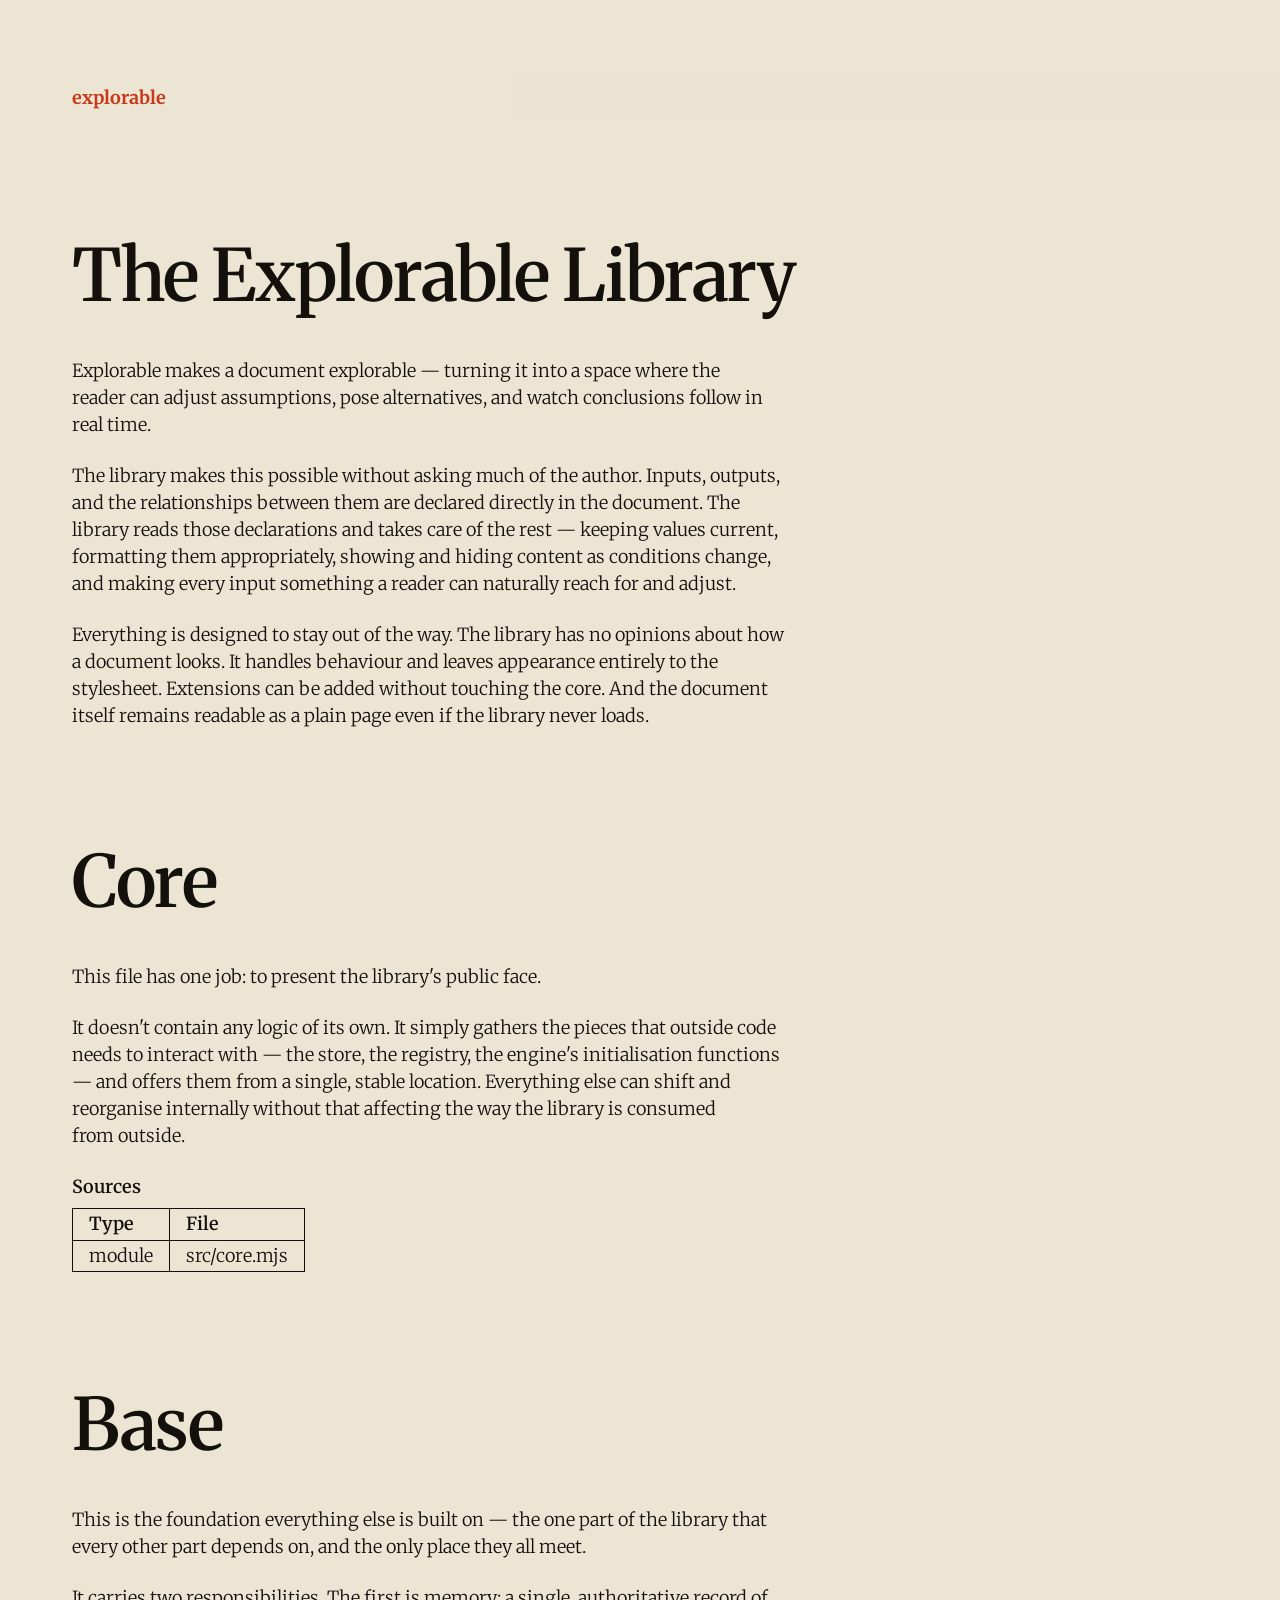
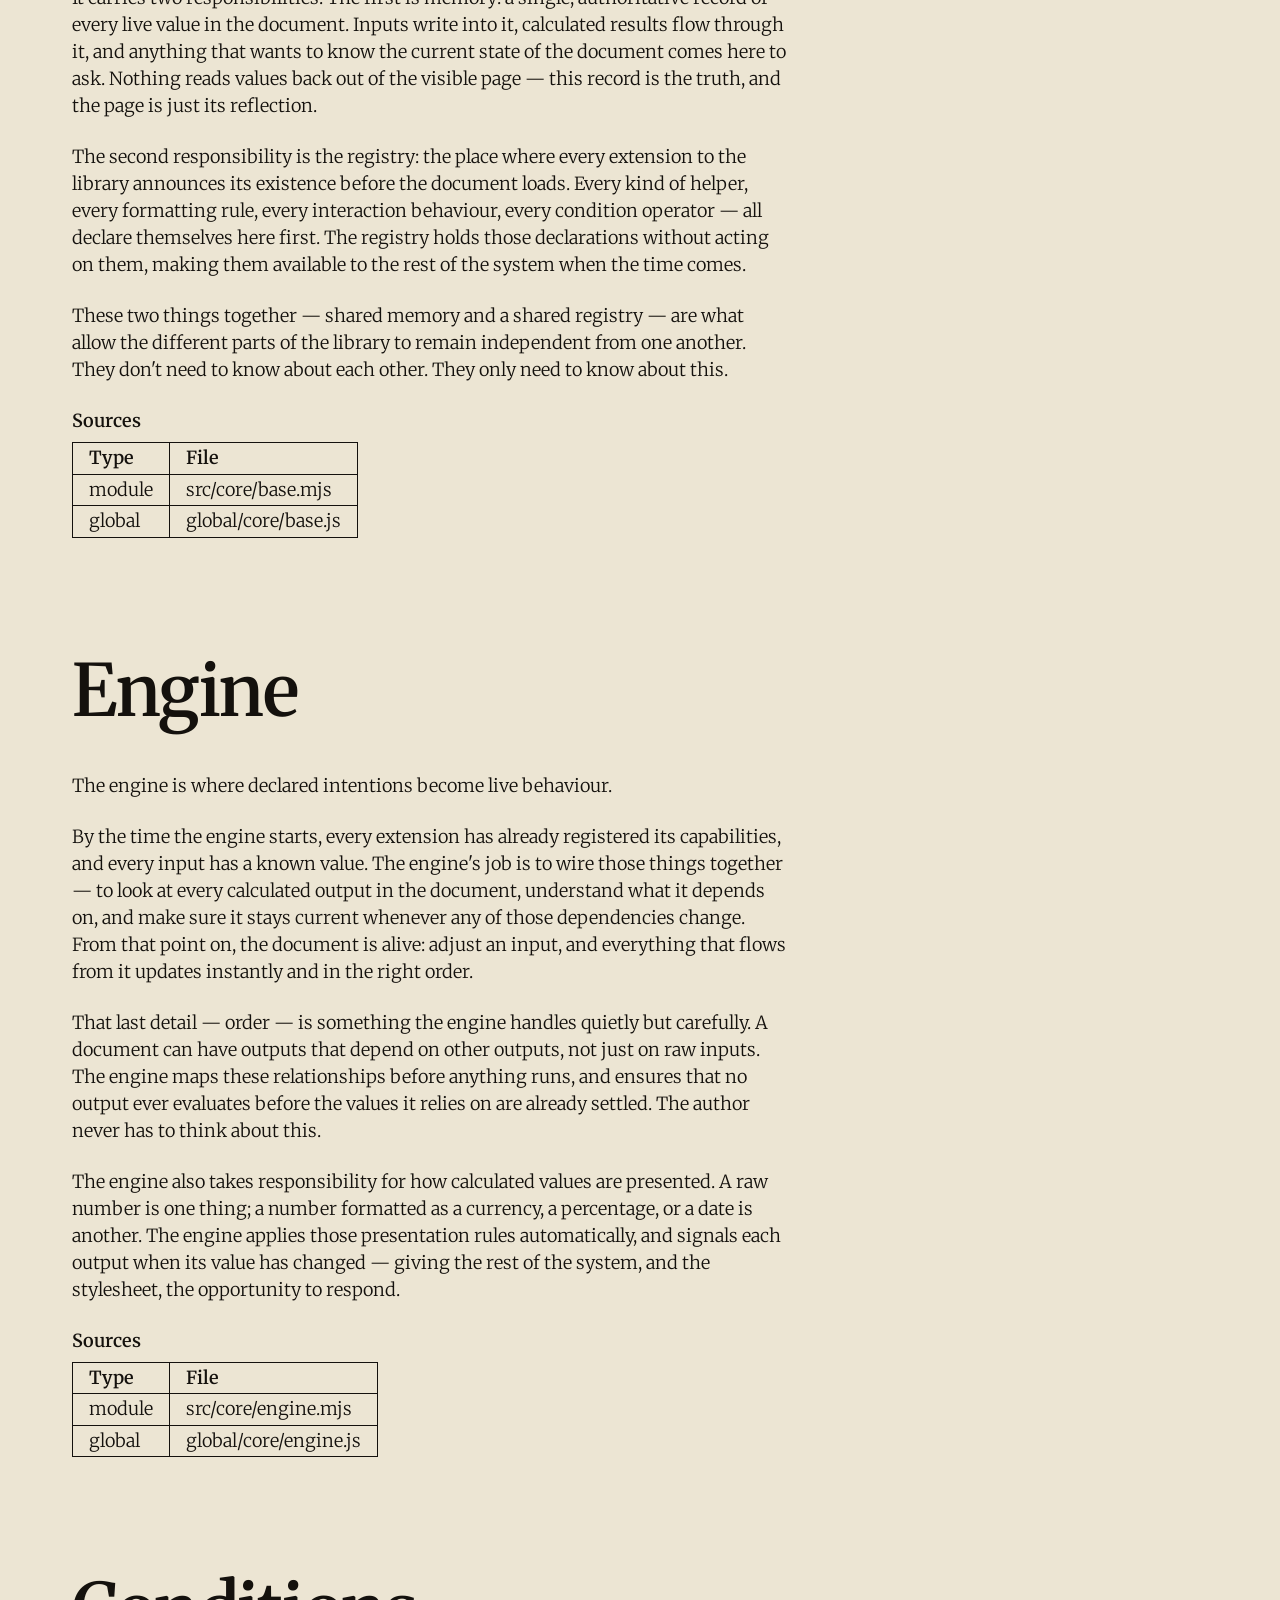
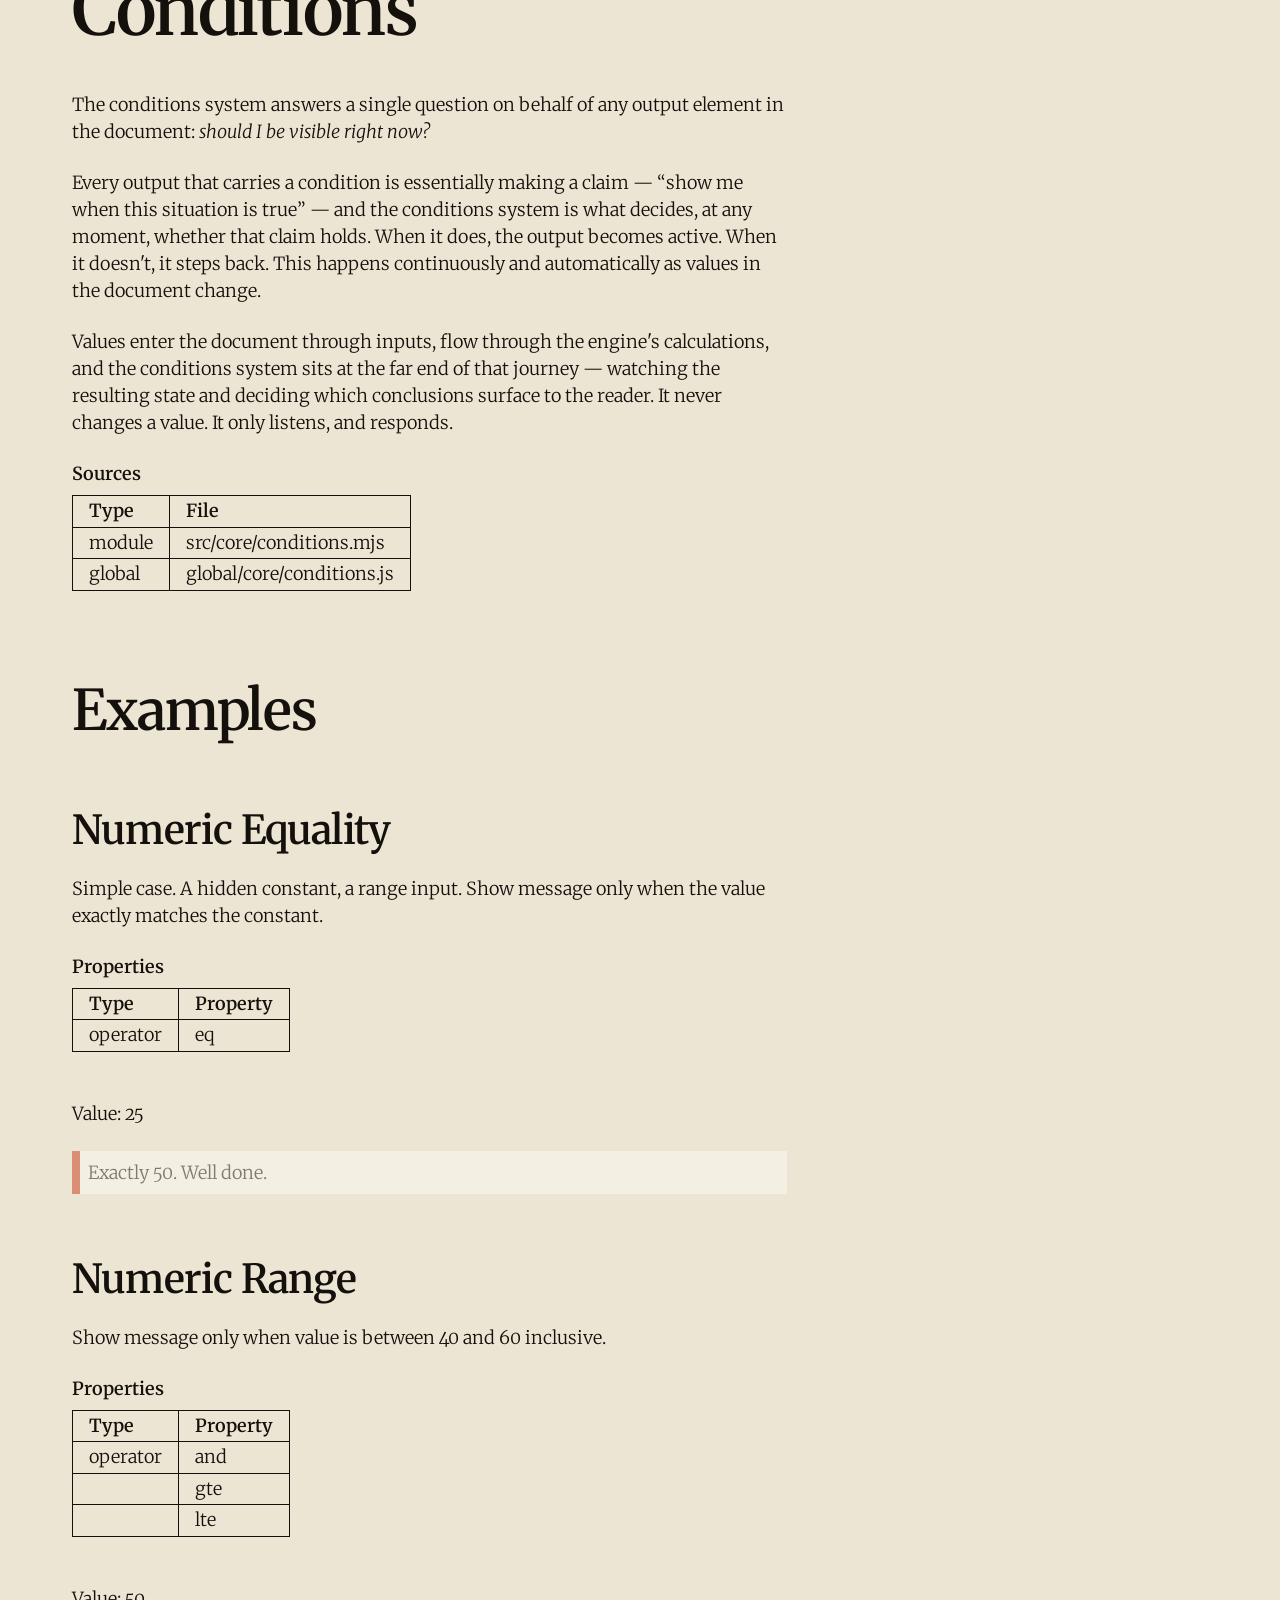
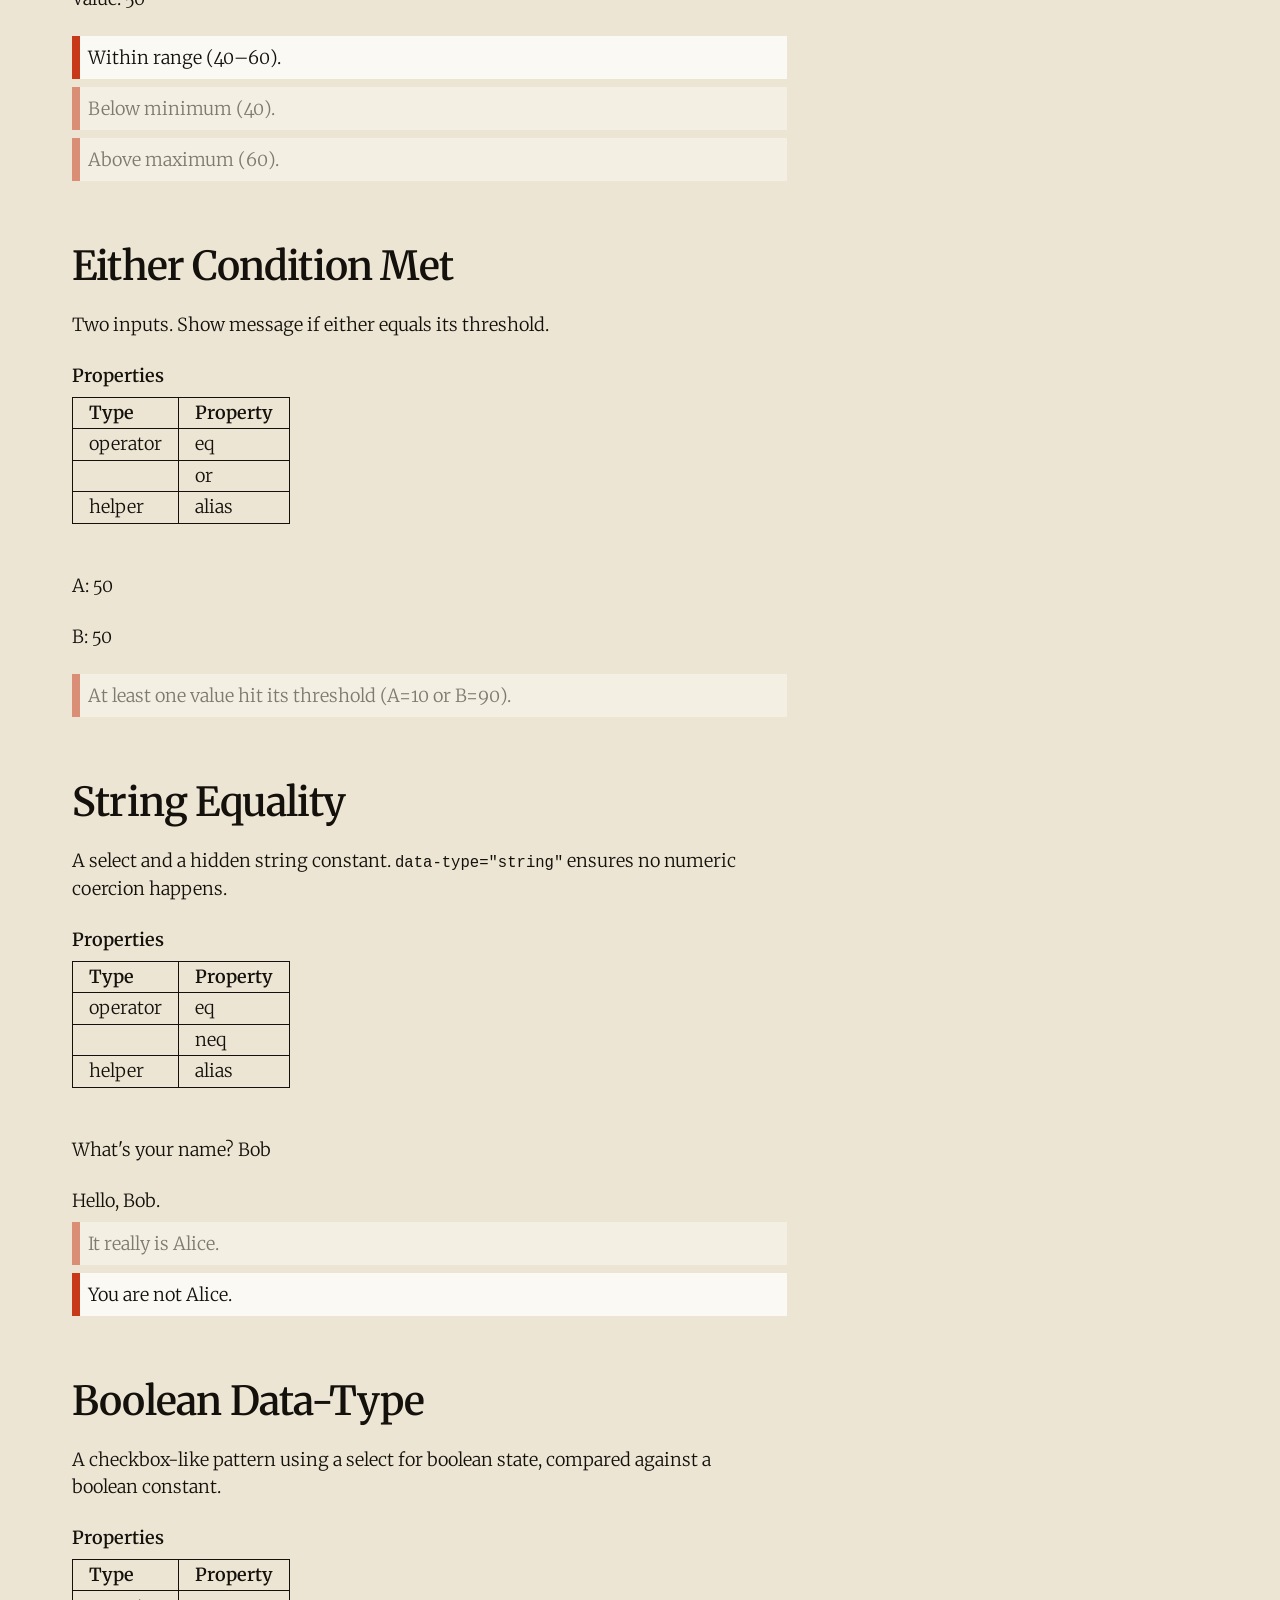
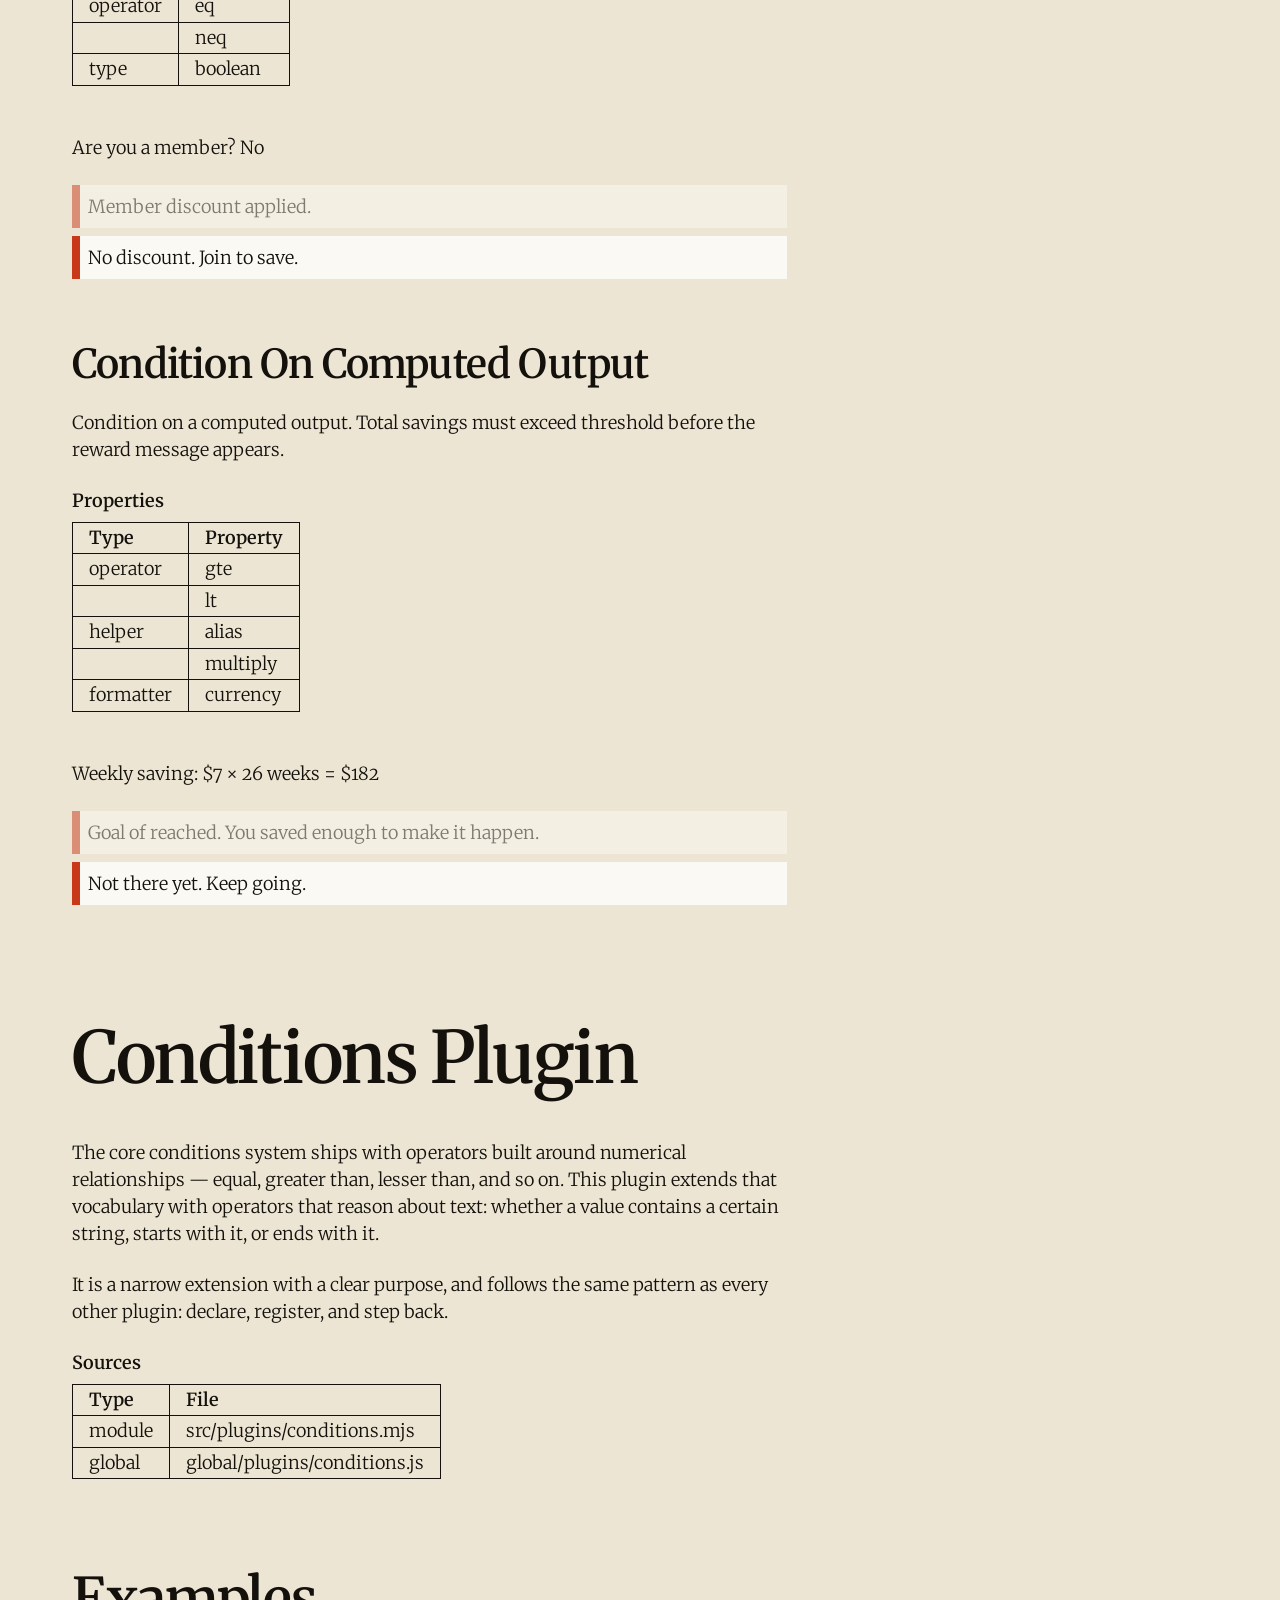
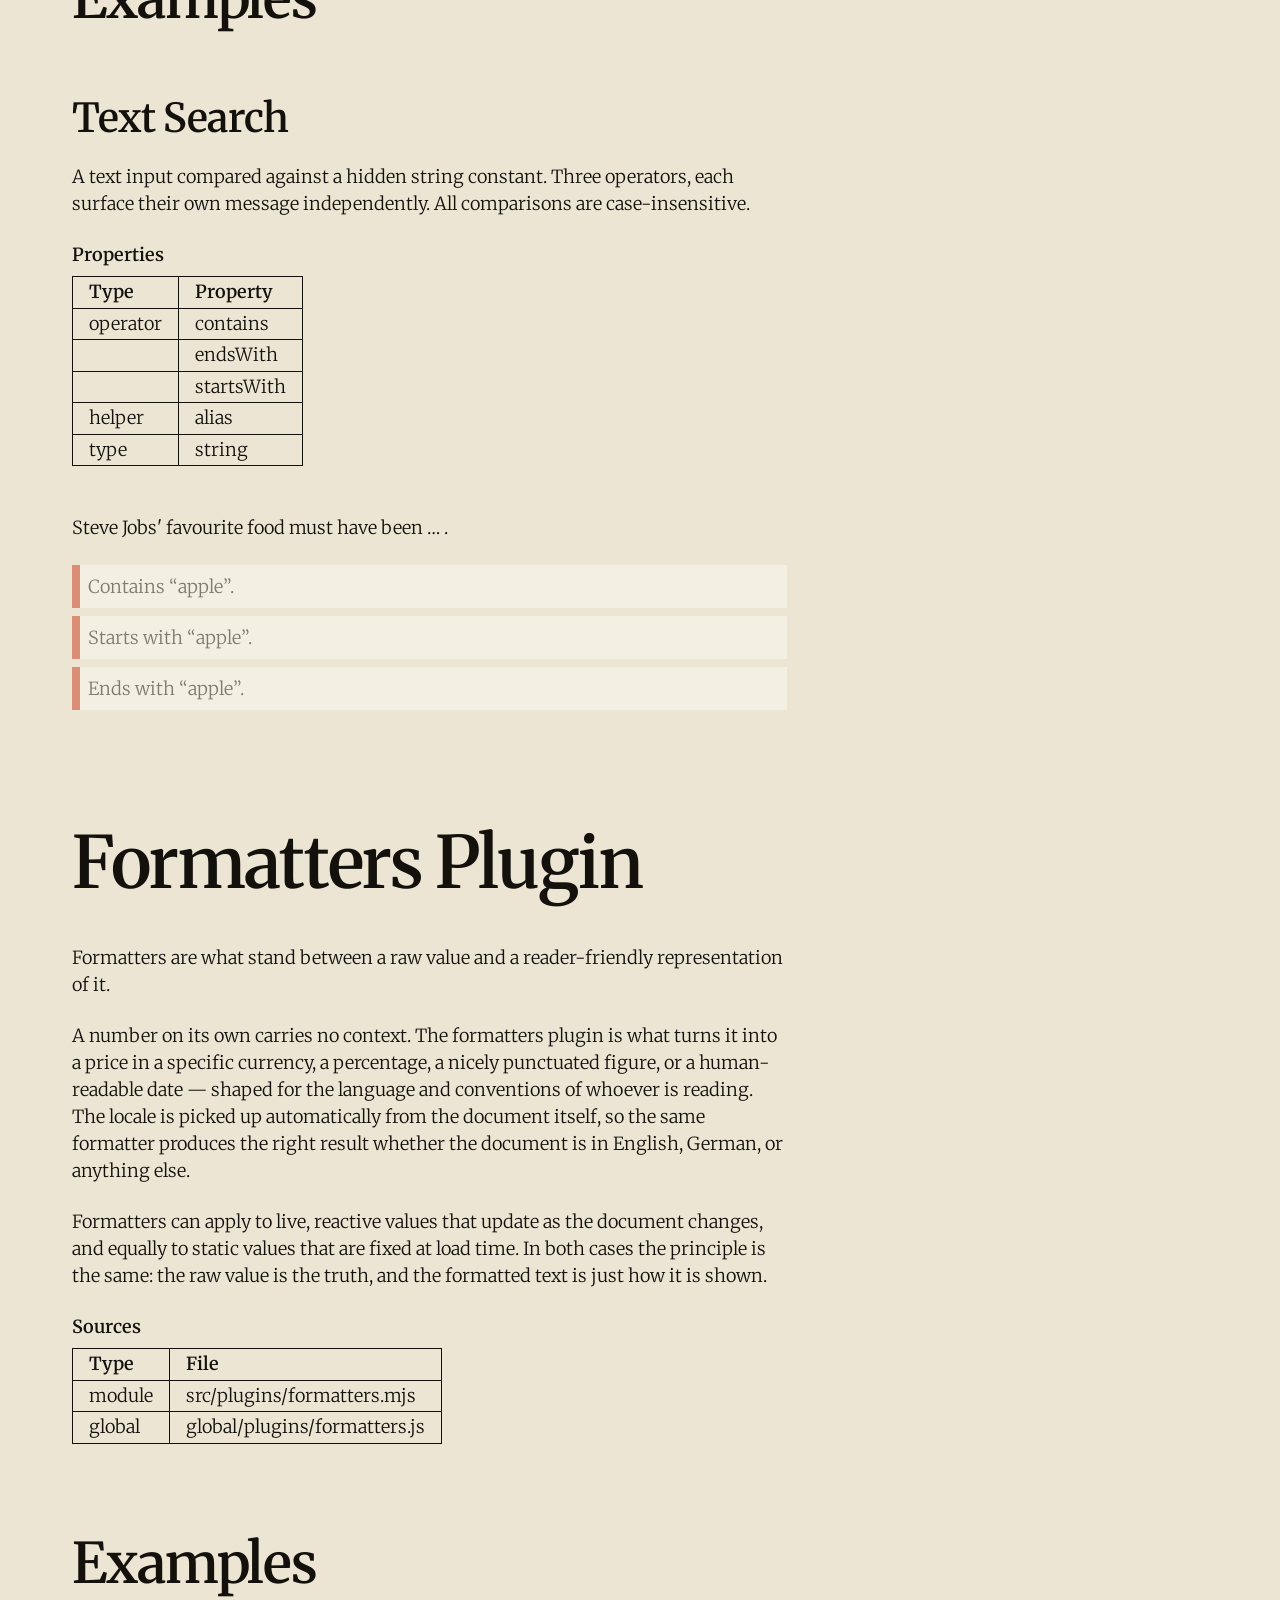
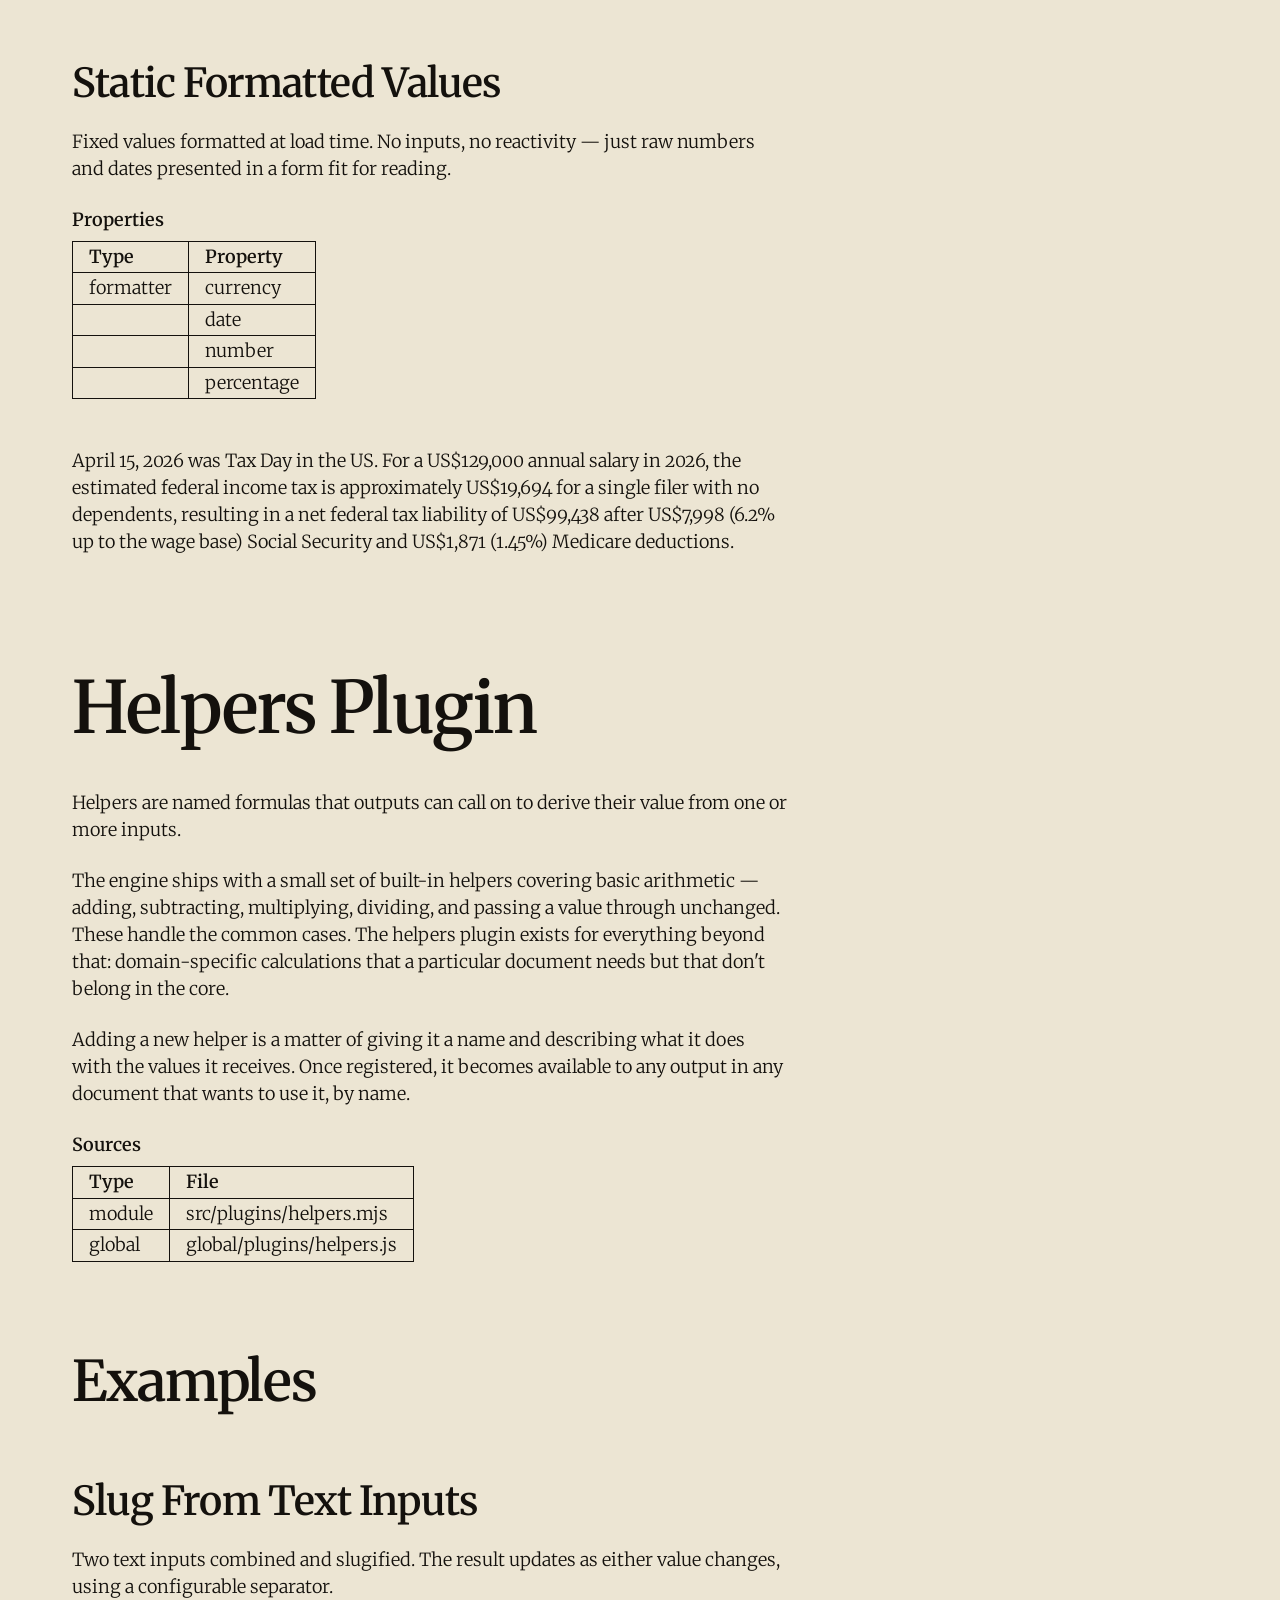
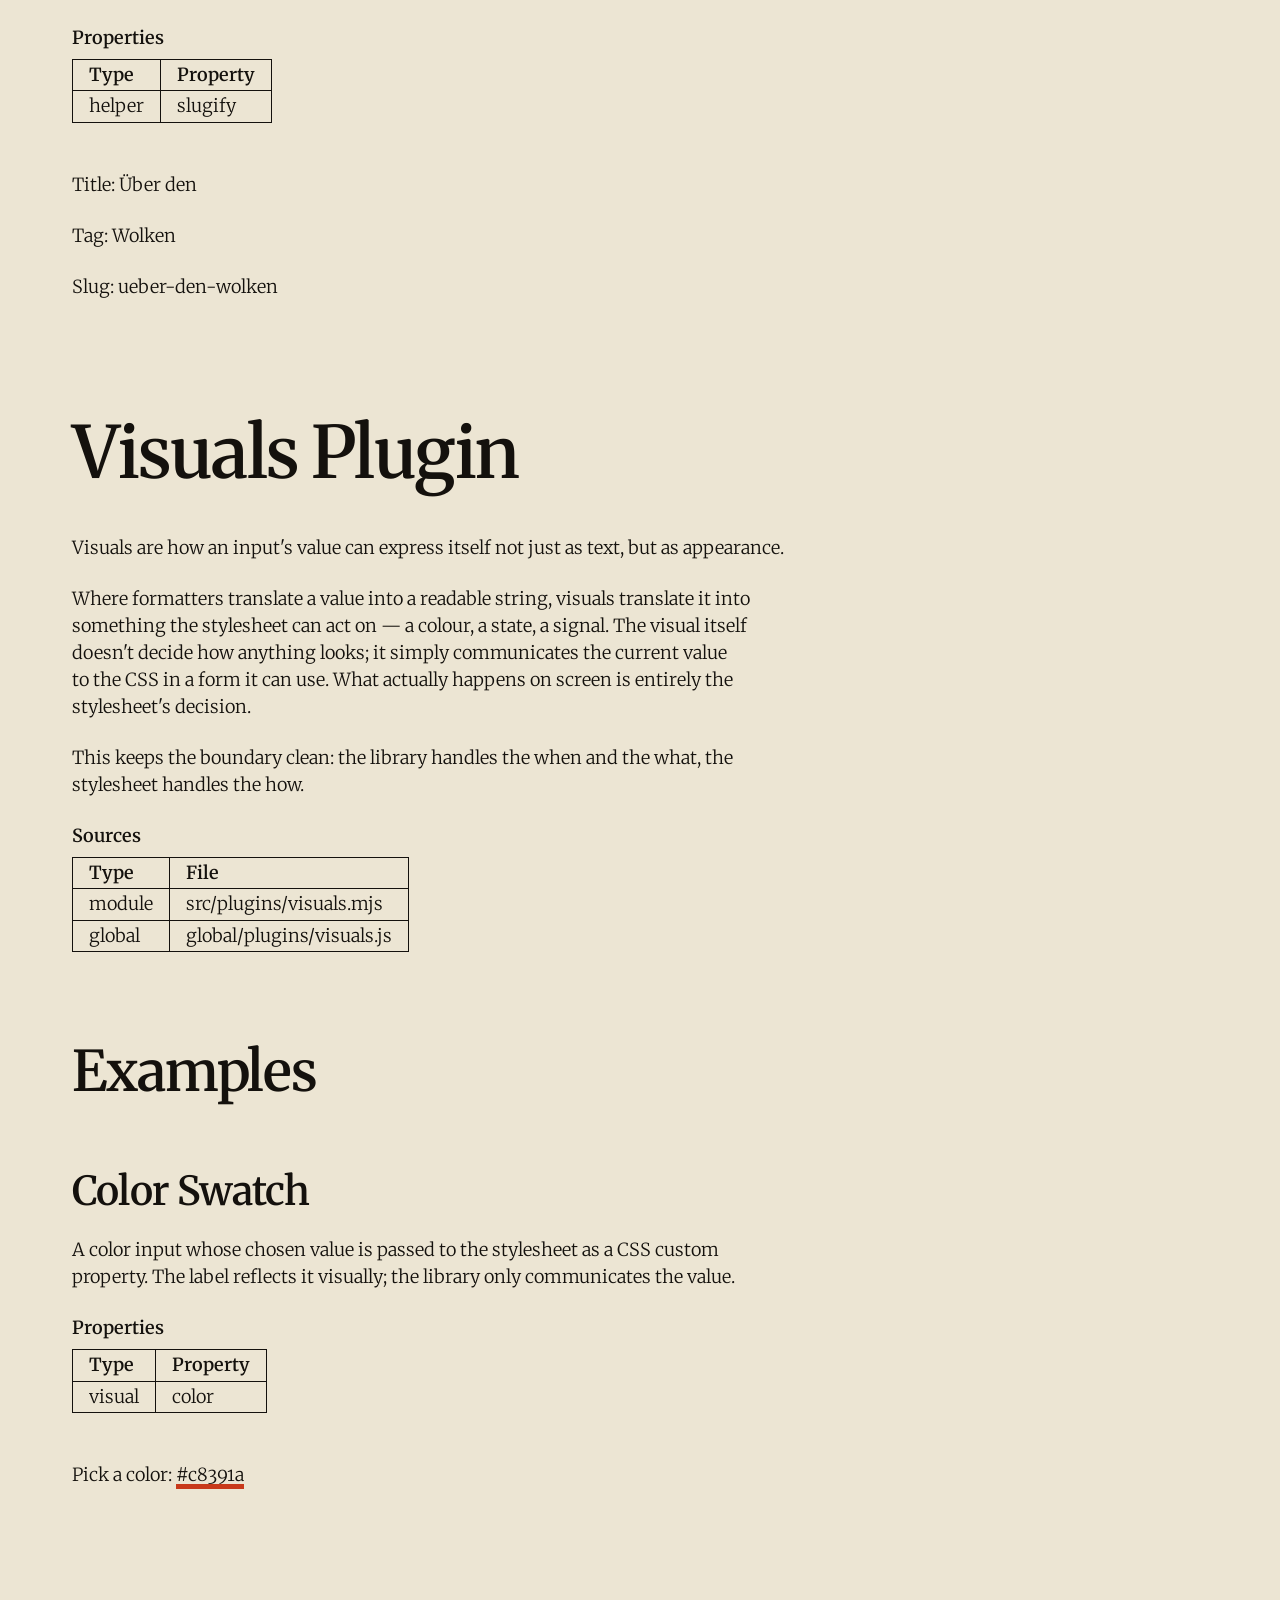
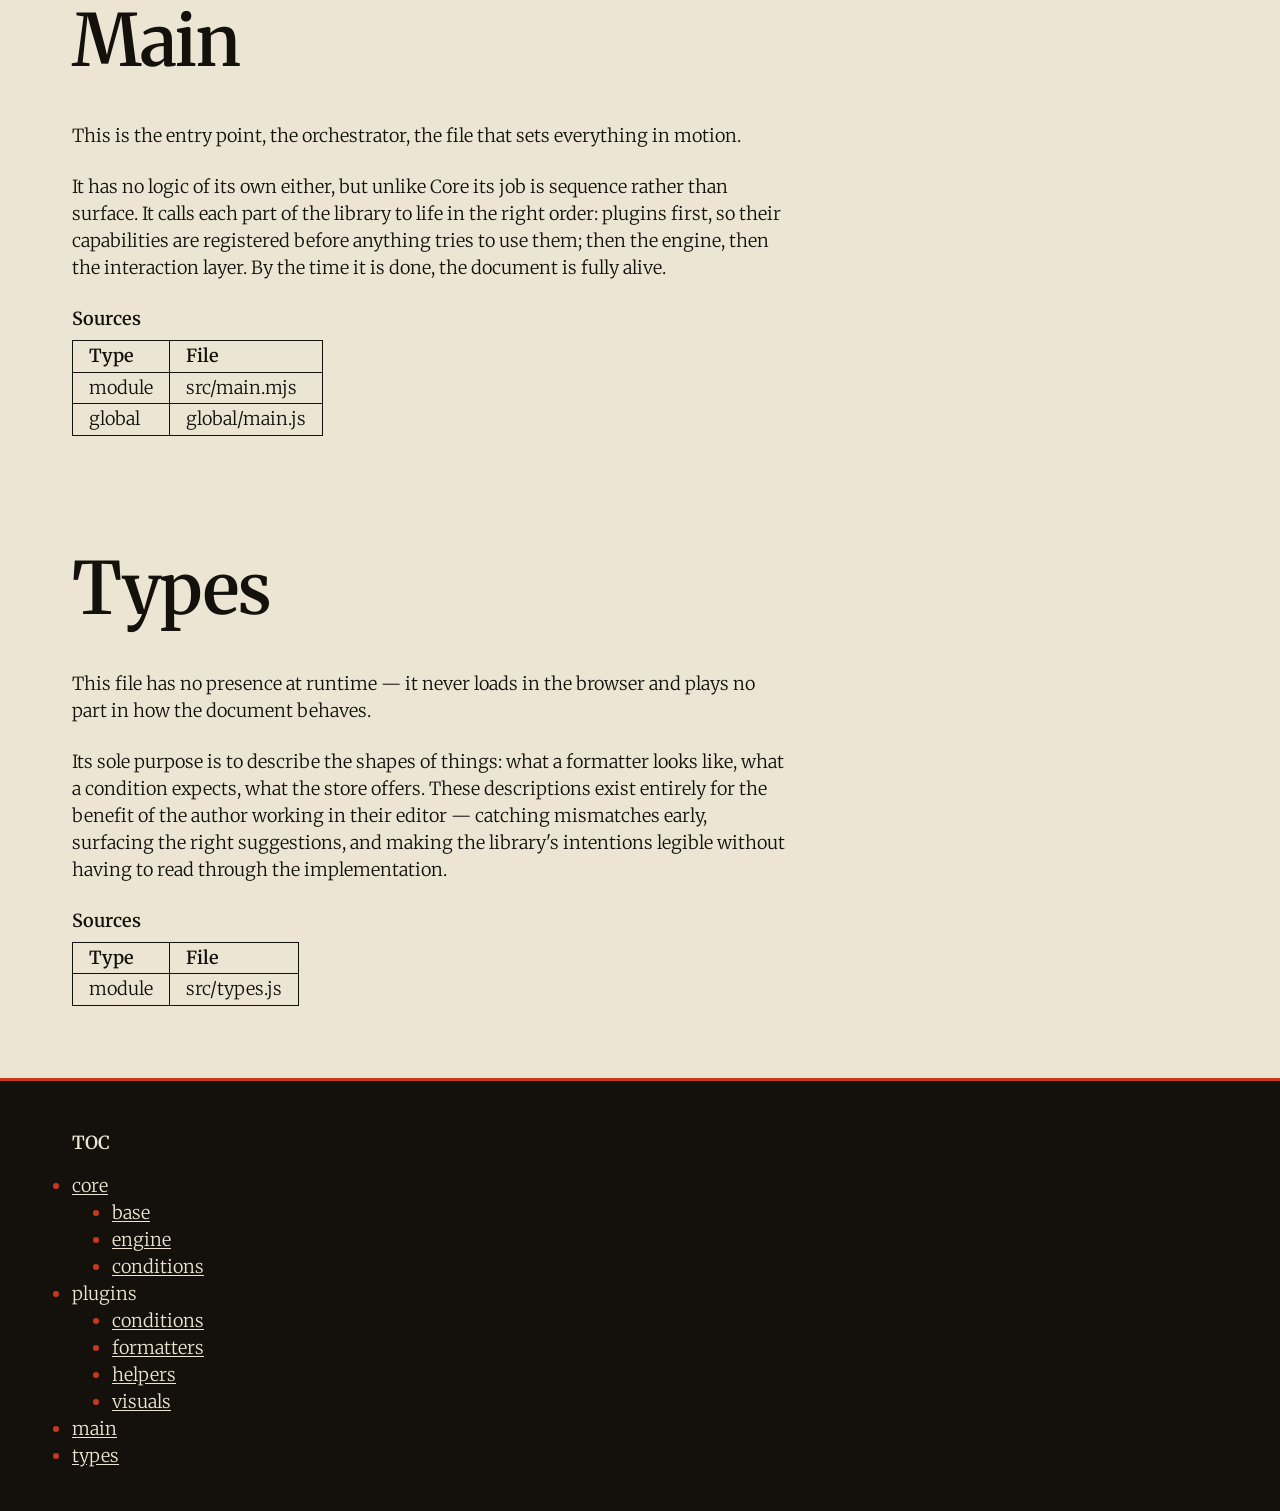
<file: index.html>
<!doctype html>
<html lang="en" id="top">
  <head>
    <meta charset="UTF-8" />
    <meta name="viewport" content="width=device-width, initial-scale=1.0" />
    <meta name="color-scheme" content="light dark" />
    <link rel="icon" href="favicon.svg" type="image/svg+xml" />
    <title>Explorable</title>

    <link rel="preconnect" href="https://fonts.googleapis.com" />
    <link rel="preconnect" href="https://fonts.gstatic.com" crossorigin />
    <link
      href="https://fonts.googleapis.com/css2?family=Merriweather:ital,opsz,wght@0,18..144,300..900;1,18..144,300..900&display=swap"
      rel="stylesheet"
    />
    <link rel="stylesheet" href="assets/css/main.css" />
    <link rel="stylesheet" href="assets/css/demo.css" />

    <script type="module" src="src/main.mjs"></script>
  </head>
  <body>
    <header class="full-bleed">
      <div class="full-bleed__inner">
        <h1 class="branding">
          <a href="#top" title="explorable" class="branding__link"
            >explorable</a
          >
        </h1>
      </div>
    </header>

    <main data-explorable>
      <article id="explorable">
        <h1>The Explorable Library</h1>

        <p>
          Explorable makes a document explorable — turning it into a space where
          the reader can adjust assumptions, pose alternatives, and watch
          conclusions follow in real time.
        </p>
        <p>
          The library makes this possible without asking much of the author.
          Inputs, outputs, and the relationships between them are declared
          directly in the document. The library reads those declarations and
          takes care of the rest — keeping values current, formatting them
          appropriately, showing and hiding content as conditions change, and
          making every input something a reader can naturally reach for and
          adjust.
        </p>
        <p>
          Everything is designed to stay out of the way. The library has no
          opinions about how a document looks. It handles behaviour and leaves
          appearance entirely to the stylesheet. Extensions can be added without
          touching the core. And the document itself remains readable as a plain
          page even if the library never loads.
        </p>
      </article>

      <article id="core">
        <h1>Core</h1>

        <p>This file has one job: to present the library's public face.</p>
        <p>
          It doesn't contain any logic of its own. It simply gathers the pieces
          that outside code needs to interact with — the store, the registry,
          the engine's initialisation functions — and offers them from a single,
          stable location. Everything else can shift and reorganise internally
          without that affecting the way the library is consumed from outside.
        </p>

        <footer>
          <table>
            <caption>
              Sources
            </caption>
            <thead>
              <tr>
                <th>Type</th>
                <th>File</th>
              </tr>
            </thead>
            <tbody>
              <tr>
                <td>module</td>
                <td>src/core.mjs</td>
              </tr>
            </tbody>
          </table>
        </footer>
      </article>

      <article id="base">
        <h1>Base</h1>

        <p>
          This is the foundation everything else is built on — the one part of
          the library that every other part depends on, and the only place they
          all meet.
        </p>
        <p>
          It carries two responsibilities. The first is memory: a single,
          authoritative record of every live value in the document. Inputs write
          into it, calculated results flow through it, and anything that wants
          to know the current state of the document comes here to ask. Nothing
          reads values back out of the visible page — this record is the truth,
          and the page is just its reflection.
        </p>
        <p>
          The second responsibility is the registry: the place where every
          extension to the library announces its existence before the document
          loads. Every kind of helper, every formatting rule, every interaction
          behaviour, every condition operator — all declare themselves here
          first. The registry holds those declarations without acting on them,
          making them available to the rest of the system when the time comes.
        </p>
        <p>
          These two things together — shared memory and a shared registry — are
          what allow the different parts of the library to remain independent
          from one another. They don't need to know about each other. They only
          need to know about this.
        </p>

        <footer>
          <table>
            <caption>
              Sources
            </caption>
            <thead>
              <tr>
                <th>Type</th>
                <th>File</th>
              </tr>
            </thead>
            <tbody>
              <tr>
                <td>module</td>
                <td>src/core/base.mjs</td>
              </tr>
              <tr>
                <td>global</td>
                <td>global/core/base.js</td>
              </tr>
            </tbody>
          </table>
        </footer>
      </article>

      <article id="engine">
        <h1>Engine</h1>

        <p>The engine is where declared intentions become live behaviour.</p>
        <p>
          By the time the engine starts, every extension has already registered
          its capabilities, and every input has a known value. The engine's job
          is to wire those things together — to look at every calculated output
          in the document, understand what it depends on, and make sure it stays
          current whenever any of those dependencies change. From that point on,
          the document is alive: adjust an input, and everything that flows from
          it updates instantly and in the right order.
        </p>
        <p>
          That last detail — order — is something the engine handles quietly but
          carefully. A document can have outputs that depend on other outputs,
          not just on raw inputs. The engine maps these relationships before
          anything runs, and ensures that no output ever evaluates before the
          values it relies on are already settled. The author never has to think
          about this.
        </p>
        <p>
          The engine also takes responsibility for how calculated values are
          presented. A raw number is one thing; a number formatted as a
          currency, a percentage, or a date is another. The engine applies those
          presentation rules automatically, and signals each output when its
          value has changed — giving the rest of the system, and the stylesheet,
          the opportunity to respond.
        </p>

        <footer>
          <table>
            <caption>
              Sources
            </caption>
            <thead>
              <tr>
                <th>Type</th>
                <th>File</th>
              </tr>
            </thead>
            <tbody>
              <tr>
                <td>module</td>
                <td>src/core/engine.mjs</td>
              </tr>
              <tr>
                <td>global</td>
                <td>global/core/engine.js</td>
              </tr>
            </tbody>
          </table>
        </footer>
      </article>

      <article id="conditions">
        <h1>Conditions</h1>

        <p>
          The conditions system answers a single question on behalf of any
          output element in the document:
          <em>should I be visible right now?</em>
        </p>
        <p>
          Every output that carries a condition is essentially making a claim —
          <q>show me when this situation is true</q> — and the conditions system
          is what decides, at any moment, whether that claim holds. When it
          does, the output becomes active. When it doesn't, it steps back. This
          happens continuously and automatically as values in the document
          change.
        </p>
        <p>
          Values enter the document through inputs, flow through the engine's
          calculations, and the conditions system sits at the far end of that
          journey — watching the resulting state and deciding which conclusions
          surface to the reader. It never changes a value. It only listens, and
          responds.
        </p>

        <footer>
          <table>
            <caption>
              Sources
            </caption>
            <thead>
              <tr>
                <th>Type</th>
                <th>File</th>
              </tr>
            </thead>
            <tbody>
              <tr>
                <td>module</td>
                <td>src/core/conditions.mjs</td>
              </tr>
              <tr>
                <td>global</td>
                <td>global/core/conditions.js</td>
              </tr>
            </tbody>
          </table>
        </footer>

        <section class="examples">
          <h2>Examples</h2>

          <article>
            <h3>Numeric equality</h3>

            <p>
              Simple case. A hidden constant, a range input. Show message only
              when the value exactly matches the constant.
            </p>

            <table>
              <caption>
                Properties
              </caption>
              <thead>
                <tr>
                  <th>Type</th>
                  <th>Property</th>
                </tr>
              </thead>
              <tbody>
                <tr>
                  <td>operator</td>
                  <td>eq</td>
                </tr>
              </tbody>
            </table>

            <div class="explorable-demo">
              <input type="hidden" id="target-1" value="50" />

              <p>
                Value: <label for="value-1"></label>
                <input
                  type="range"
                  id="value-1"
                  value="25"
                  min="0"
                  max="100"
                  step="1"
                />
              </p>

              <output
                for="value-1 target-1"
                data-condition="value-1:eq:target-1"
              >
                Exactly <output for="target-1" data-helper="alias"></output>.
                Well done.
              </output>
            </div>
          </article>

          <article>
            <h3>Numeric range</h3>

            <p>Show message only when value is between 40 and 60 inclusive.</p>

            <table>
              <caption>
                Properties
              </caption>
              <thead>
                <tr>
                  <th>Type</th>
                  <th>Property</th>
                </tr>
              </thead>
              <tbody>
                <tr>
                  <td>operator</td>
                  <td>and</td>
                </tr>
                <tr>
                  <td></td>
                  <td>gte</td>
                </tr>
                <tr>
                  <td></td>
                  <td>lte</td>
                </tr>
              </tbody>
            </table>

            <div class="explorable-demo">
              <input type="hidden" id="min-2" value="40" />
              <input type="hidden" id="max-2" value="60" />

              <p>
                Value: <label for="value-2">Value: </label>
                <input
                  type="range"
                  id="value-2"
                  value="50"
                  min="0"
                  max="100"
                  step="1"
                />
              </p>

              <output
                for="value-2 min-2 max-2"
                data-condition="value-2:gte:min-2 and value-2:lte:max-2"
              >
                Within range (<output for="min-2" data-helper="alias"></output
                >–<output for="max-2" data-helper="alias"></output>).
              </output>
              <output for="value-2 min-2" data-condition="value-2:lt:min-2">
                Below minimum (<output for="min-2" data-helper="alias"></output
                >).
              </output>
              <output for="value-2 max-2" data-condition="value-2:gt:max-2">
                Above maximum (<output for="max-2" data-helper="alias"></output
                >).
              </output>
            </div>
          </article>

          <article>
            <h3>Either condition met</h3>

            <p>Two inputs. Show message if either equals its threshold.</p>

            <table>
              <caption>
                Properties
              </caption>
              <thead>
                <tr>
                  <th>Type</th>
                  <th>Property</th>
                </tr>
              </thead>
              <tbody>
                <tr>
                  <td>operator</td>
                  <td>eq</td>
                </tr>
                <tr>
                  <td></td>
                  <td>or</td>
                </tr>
                <tr>
                  <td>helper</td>
                  <td>alias</td>
                </tr>
              </tbody>
            </table>

            <div class="explorable-demo">
              <input type="hidden" id="c-threshold-a" value="10" />
              <input type="hidden" id="c-threshold-b" value="90" />

              <p>
                A: <label for="c-value-a"></label>
                <input
                  type="range"
                  id="c-value-a"
                  value="50"
                  min="0"
                  max="100"
                  step="1"
                />
              </p>

              <p>
                B: <label for="c-value-b"></label>
                <input
                  type="range"
                  id="c-value-b"
                  value="50"
                  min="0"
                  max="100"
                  step="1"
                />
              </p>

              <output
                for="c-value-a c-value-b c-threshold-a c-threshold-b"
                data-condition="c-value-a:eq:c-threshold-a or c-value-b:eq:c-threshold-b"
              >
                At least one value hit its threshold (A=<output
                  for="c-threshold-a"
                  data-helper="alias"
                ></output>
                or B=<output for="c-threshold-b" data-helper="alias"></output>).
              </output>
            </div>
          </article>

          <article>
            <h3>String equality</h3>

            <p>
              A select and a hidden string constant.
              <code>data-type="string"</code> ensures no numeric coercion
              happens.
            </p>

            <table>
              <caption>
                Properties
              </caption>
              <thead>
                <tr>
                  <th>Type</th>
                  <th>Property</th>
                </tr>
              </thead>
              <tbody>
                <tr>
                  <td>operator</td>
                  <td>eq</td>
                </tr>
                <tr>
                  <td></td>
                  <td>neq</td>
                </tr>
                <tr>
                  <td>helper</td>
                  <td>alias</td>
                </tr>
              </tbody>
            </table>

            <div class="explorable-demo">
              <input
                type="hidden"
                id="c-expected-name"
                value="Alice"
                data-type="string"
              />

              <p>
                What's your name? <label for="c-selected-name"></label>
                <select id="c-selected-name">
                  <option value="Alice">Alice</option>
                  <option value="Bob" selected>Bob</option>
                  <option value="Carol">Carol</option>
                </select>
              </p>

              Hello,
              <output for="c-selected-name" data-helper="alias"></output>.

              <output
                for="c-selected-name c-expected-name"
                data-condition="c-selected-name:eq:c-expected-name"
              >
                It really is
                <output for="c-expected-name" data-helper="alias"></output>.
              </output>
              <output
                for="c-selected-name c-expected-name"
                data-condition="c-selected-name:neq:c-expected-name"
              >
                You are not
                <output for="c-expected-name" data-helper="alias"></output>.
              </output>
            </div>
          </article>

          <article>
            <h3>Boolean data-type</h3>

            <p>
              A checkbox-like pattern using a select for boolean state, compared
              against a boolean constant.
            </p>

            <table>
              <caption>
                Properties
              </caption>
              <thead>
                <tr>
                  <th>Type</th>
                  <th>Property</th>
                </tr>
              </thead>
              <tbody>
                <tr>
                  <td>operator</td>
                  <td>eq</td>
                </tr>
                <tr>
                  <td></td>
                  <td>neq</td>
                </tr>
                <tr>
                  <td>type</td>
                  <td>boolean</td>
                </tr>
              </tbody>
            </table>

            <div class="explorable-demo">
              <input
                type="hidden"
                id="is-true"
                value="true"
                data-type="boolean"
              />

              <p>
                Are you a member? <label for="is-member"></label>
                <select id="is-member">
                  <option value="true">Yes</option>
                  <option value="false" selected>No</option>
                </select>
              </p>

              <output
                for="is-member is-true"
                data-condition="is-member:eq:is-true"
              >
                Member discount applied.
              </output>
              <output
                for="is-member is-true"
                data-condition="is-member:neq:is-true"
              >
                No discount. Join to save.
              </output>
            </div>
          </article>

          <article>
            <h3>Condition on computed output</h3>

            <p>
              Condition on a computed output. Total savings must exceed
              threshold before the reward message appears.
            </p>

            <table>
              <caption>
                Properties
              </caption>
              <thead>
                <tr>
                  <th>Type</th>
                  <th>Property</th>
                </tr>
              </thead>
              <tbody>
                <tr>
                  <td>operator</td>
                  <td>gte</td>
                </tr>
                <tr>
                  <td></td>
                  <td>lt</td>
                </tr>
                <tr>
                  <td>helper</td>
                  <td>alias</td>
                </tr>
                <tr>
                  <td></td>
                  <td>multiply</td>
                </tr>
                <tr>
                  <td>formatter</td>
                  <td>currency</td>
                </tr>
              </tbody>
            </table>

            <div class="explorable-demo">
              <!--input type="hidden" id="c-weekly" value="7" /-->
              <!--input type="hidden" id="c-weeks" value="26" /-->
              <input type="hidden" id="c-goal" value="200" />

              <output
                id="c-total"
                for="c-weekly c-weeks"
                data-helper="multiply"
                hidden
              ></output>

              <p>
                Weekly saving:
                <label for="c-weekly"></label
                ><input
                  type="number"
                  id="c-weekly"
                  value="7"
                  data-format="currency:USD"
                />
                × <label for="c-weeks"></label
                ><input type="number" id="c-weeks" value="26" /> weeks =
                <output
                  id="c-total-alias"
                  for="c-total"
                  data-helper="alias"
                  data-format="currency:USD"
                ></output>
              </p>
              <output for="c-total c-goal" data-condition="c-total:gte:c-goal">
                Goal of reached. You saved enough to make it happen.
              </output>
              <output for="c-total c-goal" data-condition="c-total:lt:c-goal">
                Not there yet. Keep going.
              </output>
            </div>
          </article>
        </section>
      </article>

      <article id="conditions-plugin">
        <h1>Conditions Plugin</h1>

        <p>
          The core conditions system ships with operators built around numerical
          relationships — equal, greater than, lesser than, and so on. This
          plugin extends that vocabulary with operators that reason about text:
          whether a value contains a certain string, starts with it, or ends
          with it.
        </p>
        <p>
          It is a narrow extension with a clear purpose, and follows the same
          pattern as every other plugin: declare, register, and step back.
        </p>

        <footer>
          <table>
            <caption>
              Sources
            </caption>
            <thead>
              <tr>
                <th>Type</th>
                <th>File</th>
              </tr>
            </thead>
            <tbody>
              <tr>
                <td>module</td>
                <td>src/plugins/conditions.mjs</td>
              </tr>
              <tr>
                <td>global</td>
                <td>global/plugins/conditions.js</td>
              </tr>
            </tbody>
          </table>
        </footer>

        <section class="examples">
          <h2>Examples</h2>

          <article>
            <h3>Text search</h3>

            <p>
              A text input compared against a hidden string constant. Three
              operators, each surface their own message independently. All
              comparisons are case-insensitive.
            </p>

            <table>
              <caption>
                Properties
              </caption>
              <thead>
                <tr>
                  <th>Type</th>
                  <th>Property</th>
                </tr>
              </thead>
              <tbody>
                <tr>
                  <td>operator</td>
                  <td>contains</td>
                </tr>
                <tr>
                  <td></td>
                  <td>endsWith</td>
                </tr>
                <tr>
                  <td></td>
                  <td>startsWith</td>
                </tr>
                <tr>
                  <td>helper</td>
                  <td>alias</td>
                </tr>
                <tr>
                  <td>type</td>
                  <td>string</td>
                </tr>
              </tbody>
            </table>

            <div class="explorable-demo">
              <input
                type="hidden"
                id="cp-keyword"
                value="apple"
                data-type="string"
              />

              <p>
                Steve Jobs' favourite food must have been
                <label for="cp-search"></label>
                <input type="text" id="cp-search" value="…" />.
              </p>

              <output
                for="cp-search cp-keyword"
                data-condition="cp-search:contains:cp-keyword"
              >
                Contains
                <q><output for="cp-keyword" data-helper="alias"></output></q>.
              </output>
              <output
                for="cp-search cp-keyword"
                data-condition="cp-search:startsWith:cp-keyword"
              >
                Starts with
                <q><output for="cp-keyword" data-helper="alias"></output></q>.
              </output>
              <output
                for="cp-search cp-keyword"
                data-condition="cp-search:endsWith:cp-keyword"
              >
                Ends with
                <q><output for="cp-keyword" data-helper="alias"></output></q>.
              </output>
            </div>
          </article>
        </section>
      </article>

      <article id="formatters-plugin">
        <h1>Formatters Plugin</h1>

        <p>
          Formatters are what stand between a raw value and a reader-friendly
          representation of it.
        </p>
        <p>
          A number on its own carries no context. The formatters plugin is what
          turns it into a price in a specific currency, a percentage, a nicely
          punctuated figure, or a human-readable date — shaped for the language
          and conventions of whoever is reading. The locale is picked up
          automatically from the document itself, so the same formatter produces
          the right result whether the document is in English, German, or
          anything else.
        </p>
        <p>
          Formatters can apply to live, reactive values that update as the
          document changes, and equally to static values that are fixed at load
          time. In both cases the principle is the same: the raw value is the
          truth, and the formatted text is just how it is shown.
        </p>

        <footer>
          <table>
            <caption>
              Sources
            </caption>
            <thead>
              <tr>
                <th>Type</th>
                <th>File</th>
              </tr>
            </thead>
            <tbody>
              <tr>
                <td>module</td>
                <td>src/plugins/formatters.mjs</td>
              </tr>
              <tr>
                <td>global</td>
                <td>global/plugins/formatters.js</td>
              </tr>
            </tbody>
          </table>
        </footer>

        <section class="examples">
          <h2>Examples</h2>

          <article>
            <h3>Static formatted values</h3>

            <p>
              Fixed values formatted at load time. No inputs, no reactivity —
              just raw numbers and dates presented in a form fit for reading.
            </p>

            <table>
              <caption>
                Properties
              </caption>
              <thead>
                <tr>
                  <th>Type</th>
                  <th>Property</th>
                </tr>
              </thead>
              <tbody>
                <tr>
                  <td>formatter</td>
                  <td>currency</td>
                </tr>
                <tr>
                  <td></td>
                  <td>date</td>
                </tr>
                <tr>
                  <td></td>
                  <td>number</td>
                </tr>
                <tr>
                  <td></td>
                  <td>percentage</td>
                </tr>
              </tbody>
            </table>

            <div class="explorable-demo" lang="en-CA">
              <p>
                <span data-value="2026-04-15" data-format="date">?</span> was
                Tax Day in the US. For a
                <span data-value="129000" data-format="currency:USD">?</span>
                annual salary in
                <span data-value="2026-04-15" data-format="date:year">?</span>,
                the estimated federal income tax is approximately
                <span data-value="19694" data-format="currency:USD">?</span> for
                a single filer with no dependents, resulting in a net federal
                tax liability of
                <span data-value="99438" data-format="currency:USD">?</span>
                after
                <span data-value="7998" data-format="currency:USD"></span>
                (<span data-value="0.062" data-format="percentage">?</span> up
                to the wage base) Social Security and
                <span data-value="1871" data-format="currency:USD"></span>
                (<span data-value="0.0145" data-format="percentage">?</span>)
                Medicare deductions.
              </p>
            </div>
          </article>
        </section>
      </article>

      <article id="helpers-plugin">
        <h1>Helpers Plugin</h1>

        <p>
          Helpers are named formulas that outputs can call on to derive their
          value from one or more inputs.
        </p>
        <p>
          The engine ships with a small set of built-in helpers covering basic
          arithmetic — adding, subtracting, multiplying, dividing, and passing a
          value through unchanged. These handle the common cases. The helpers
          plugin exists for everything beyond that: domain-specific calculations
          that a particular document needs but that don't belong in the core.
        </p>
        <p>
          Adding a new helper is a matter of giving it a name and describing
          what it does with the values it receives. Once registered, it becomes
          available to any output in any document that wants to use it, by name.
        </p>

        <footer>
          <table>
            <caption>
              Sources
            </caption>
            <thead>
              <tr>
                <th>Type</th>
                <th>File</th>
              </tr>
            </thead>
            <tbody>
              <tr>
                <td>module</td>
                <td>src/plugins/helpers.mjs</td>
              </tr>
              <tr>
                <td>global</td>
                <td>global/plugins/helpers.js</td>
              </tr>
            </tbody>
          </table>
        </footer>

        <section class="examples">
          <h2>Examples</h2>

          <article>
            <h3>Slug from text inputs</h3>

            <p>
              Two text inputs combined and slugified. The result updates as
              either value changes, using a configurable separator.
            </p>
            <table>
              <caption>
                Properties
              </caption>
              <thead>
                <tr>
                  <th>Type</th>
                  <th>Property</th>
                </tr>
              </thead>
              <tbody>
                <tr>
                  <td>helper</td>
                  <td>slugify</td>
                </tr>
              </tbody>
            </table>

            <div class="explorable-demo">
              <p>
                Title: <label for="h-title"></label
                ><input type="text" id="h-title" value="Über den" />
              </p>
              <p>
                Tag: <label for="h-tag"></label
                ><input type="text" id="h-tag" value="Wolken" />
              </p>
              <p>
                Slug:
                <output
                  for="h-title h-tag"
                  data-helper="slugify"
                  data-separator="-"
                ></output>
              </p>
            </div>
          </article>
        </section>
      </article>

      <article id="visuals-plugin">
        <h1>Visuals Plugin</h1>

        <p>
          Visuals are how an input's value can express itself not just as text,
          but as appearance.
        </p>
        <p>
          Where formatters translate a value into a readable string, visuals
          translate it into something the stylesheet can act on — a colour, a
          state, a signal. The visual itself doesn't decide how anything looks;
          it simply communicates the current value to the CSS in a form it can
          use. What actually happens on screen is entirely the stylesheet's
          decision.
        </p>
        <p>
          This keeps the boundary clean: the library handles the when and the
          what, the stylesheet handles the how.
        </p>

        <footer>
          <table>
            <caption>
              Sources
            </caption>
            <thead>
              <tr>
                <th>Type</th>
                <th>File</th>
              </tr>
            </thead>
            <tbody>
              <tr>
                <td>module</td>
                <td>src/plugins/visuals.mjs</td>
              </tr>
              <tr>
                <td>global</td>
                <td>global/plugins/visuals.js</td>
              </tr>
            </tbody>
          </table>
        </footer>

        <section class="examples">
          <h2>Examples</h2>

          <article>
            <h3>Color swatch</h3>

            <p>
              A color input whose chosen value is passed to the stylesheet as a
              CSS custom property. The label reflects it visually; the library
              only communicates the value.
            </p>

            <table>
              <caption>
                Properties
              </caption>
              <thead>
                <tr>
                  <th>Type</th>
                  <th>Property</th>
                </tr>
              </thead>
              <tbody>
                <tr>
                  <td>visual</td>
                  <td>color</td>
                </tr>
              </tbody>
            </table>

            <div class="explorable-demo">
              <p>
                Pick a color: <label for="v-color">?</label
                ><input type="color" id="v-color" value="#c8391a" data-color />
              </p>
            </div>
          </article>
        </section>
      </article>

      <article id="main">
        <h1>Main</h1>

        <p>
          This is the entry point, the orchestrator, the file that sets
          everything in motion.
        </p>
        <p>
          It has no logic of its own either, but unlike Core its job is sequence
          rather than surface. It calls each part of the library to life in the
          right order: plugins first, so their capabilities are registered
          before anything tries to use them; then the engine, then the
          interaction layer. By the time it is done, the document is fully
          alive.
        </p>

        <footer>
          <table>
            <caption>
              Sources
            </caption>
            <thead>
              <tr>
                <th>Type</th>
                <th>File</th>
              </tr>
            </thead>
            <tbody>
              <tr>
                <td>module</td>
                <td>src/main.mjs</td>
              </tr>
              <tr>
                <td>global</td>
                <td>global/main.js</td>
              </tr>
            </tbody>
          </table>
        </footer>
      </article>

      <article id="types">
        <h1>Types</h1>

        <p>
          This file has no presence at runtime — it never loads in the browser
          and plays no part in how the document behaves.
        </p>
        <p>
          Its sole purpose is to describe the shapes of things: what a formatter
          looks like, what a condition expects, what the store offers. These
          descriptions exist entirely for the benefit of the author working in
          their editor — catching mismatches early, surfacing the right
          suggestions, and making the library's intentions legible without
          having to read through the implementation.
        </p>

        <footer>
          <table>
            <caption>
              Sources
            </caption>
            <thead>
              <tr>
                <th>Type</th>
                <th>File</th>
              </tr>
            </thead>
            <tbody>
              <tr>
                <td>module</td>
                <td>src/types.js</td>
              </tr>
            </tbody>
          </table>
        </footer>
      </article>
    </main>

    <footer class="full-bleed">
      <div class="full-bleed__inner">
        <h5><abbr title="Table of Contents">TOC</abbr></h5>

        <ul>
          <li>
            <a href="#core" title="core">core</a>
            <ul>
              <li>
                <a href="#base" title="base">base</a>
              </li>
              <li><a href="#engine" title="engine">engine</a></li>
              <li>
                <a href="#conditions" title="conditions">conditions</a>
              </li>
            </ul>
          </li>
          <li>
            plugins
            <ul>
              <li>
                <a href="#conditions-plugin" title="conditions">conditions</a>
              </li>
              <li>
                <a href="#formatters-plugin" title="formatters">formatters</a>
              </li>
              <li>
                <a href="#helpers-plugin" title="helpers">helpers</a>
              </li>
              <li>
                <a href="#visuals-plugin" title="visuals">visuals</a>
              </li>
            </ul>
          </li>
          <li><a href="#main" title="main">main</a></li>
          <li><a href="#types" title="types">types</a></li>
        </ul>
      </div>
    </footer>
  </body>
</html>
</file>
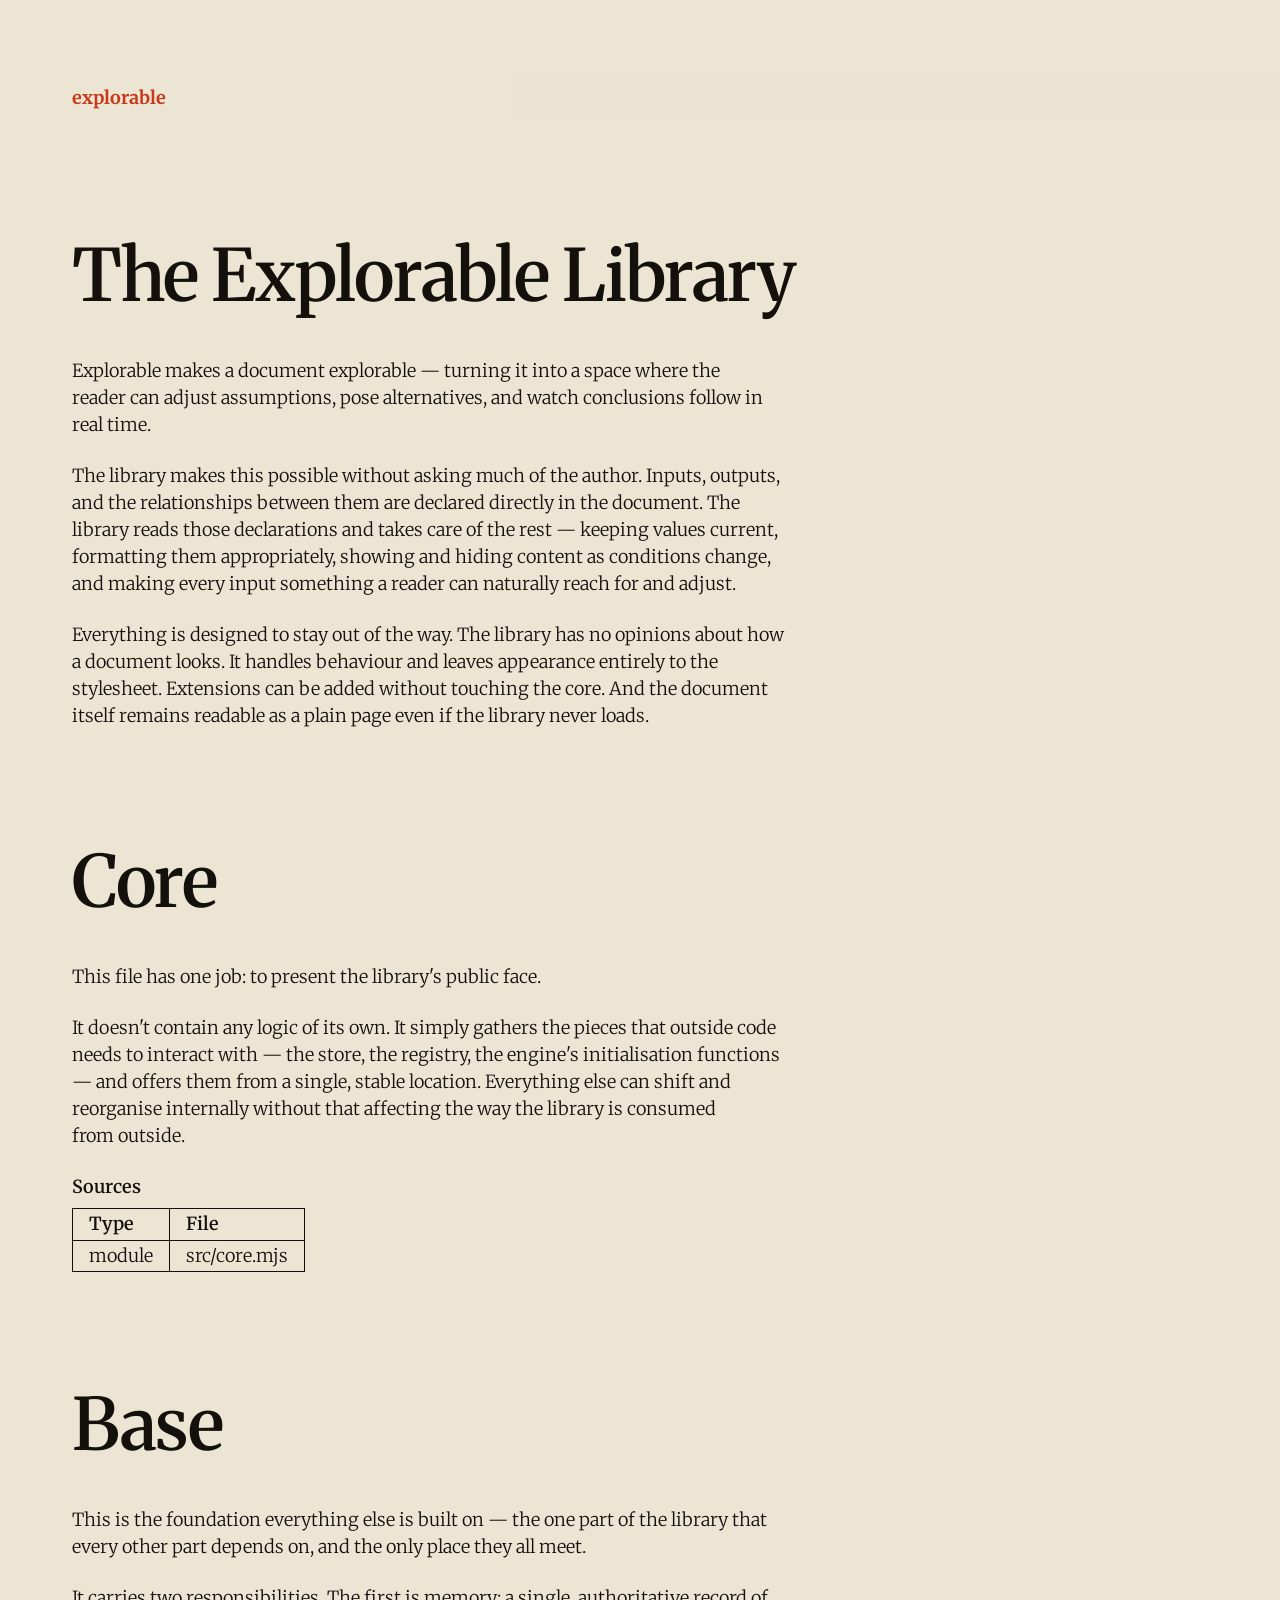
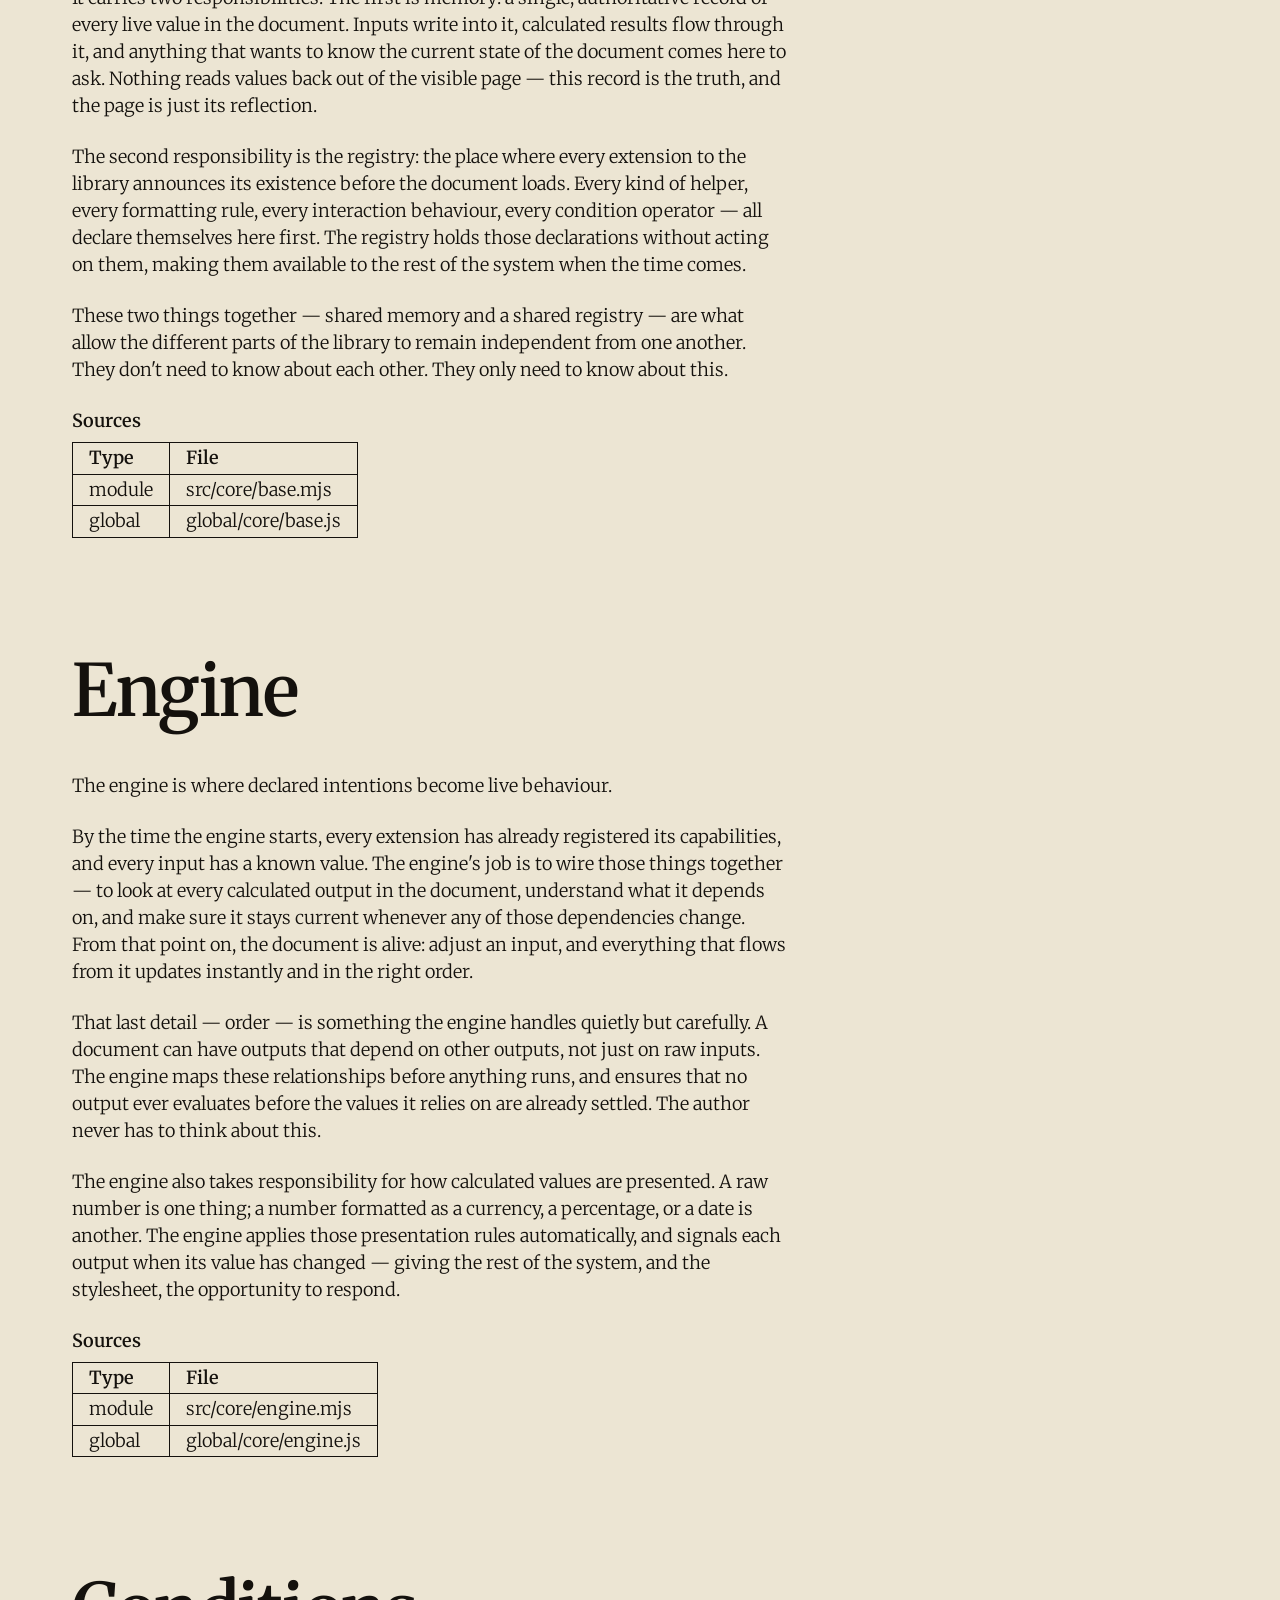
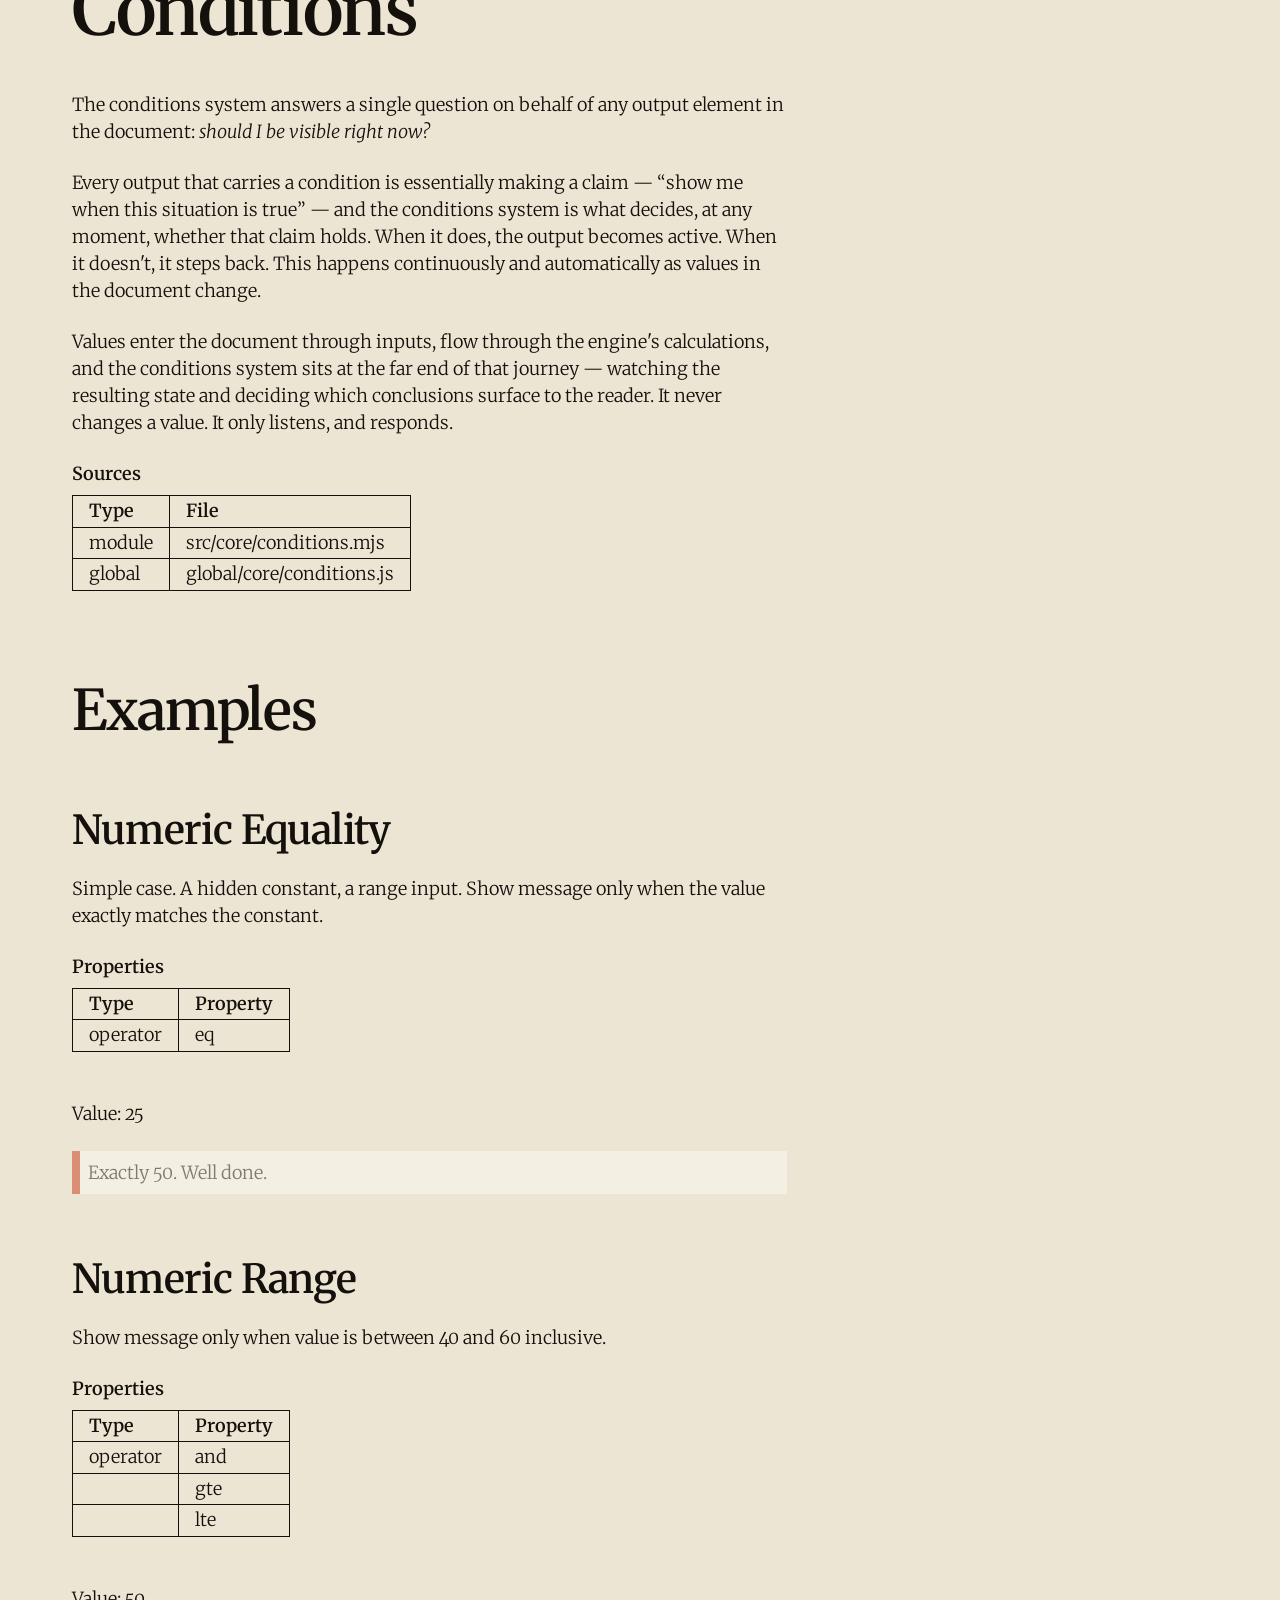
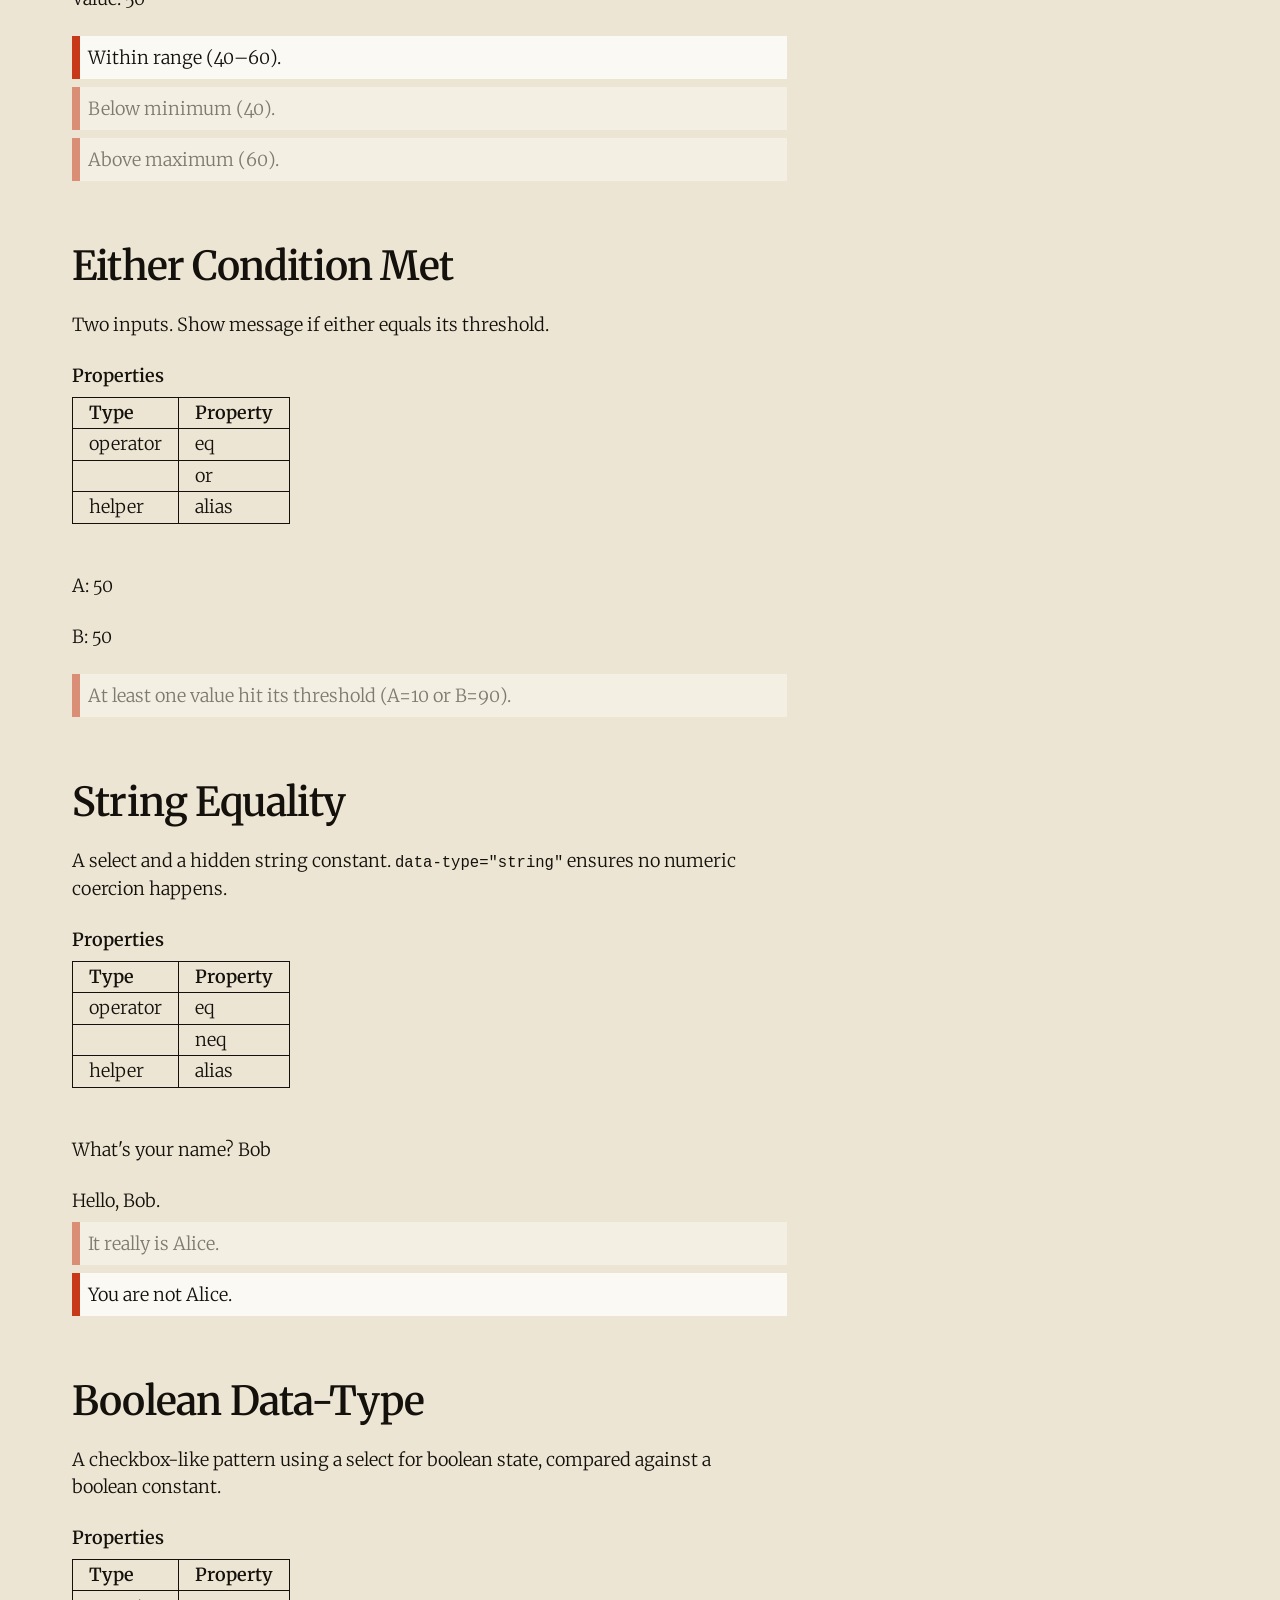
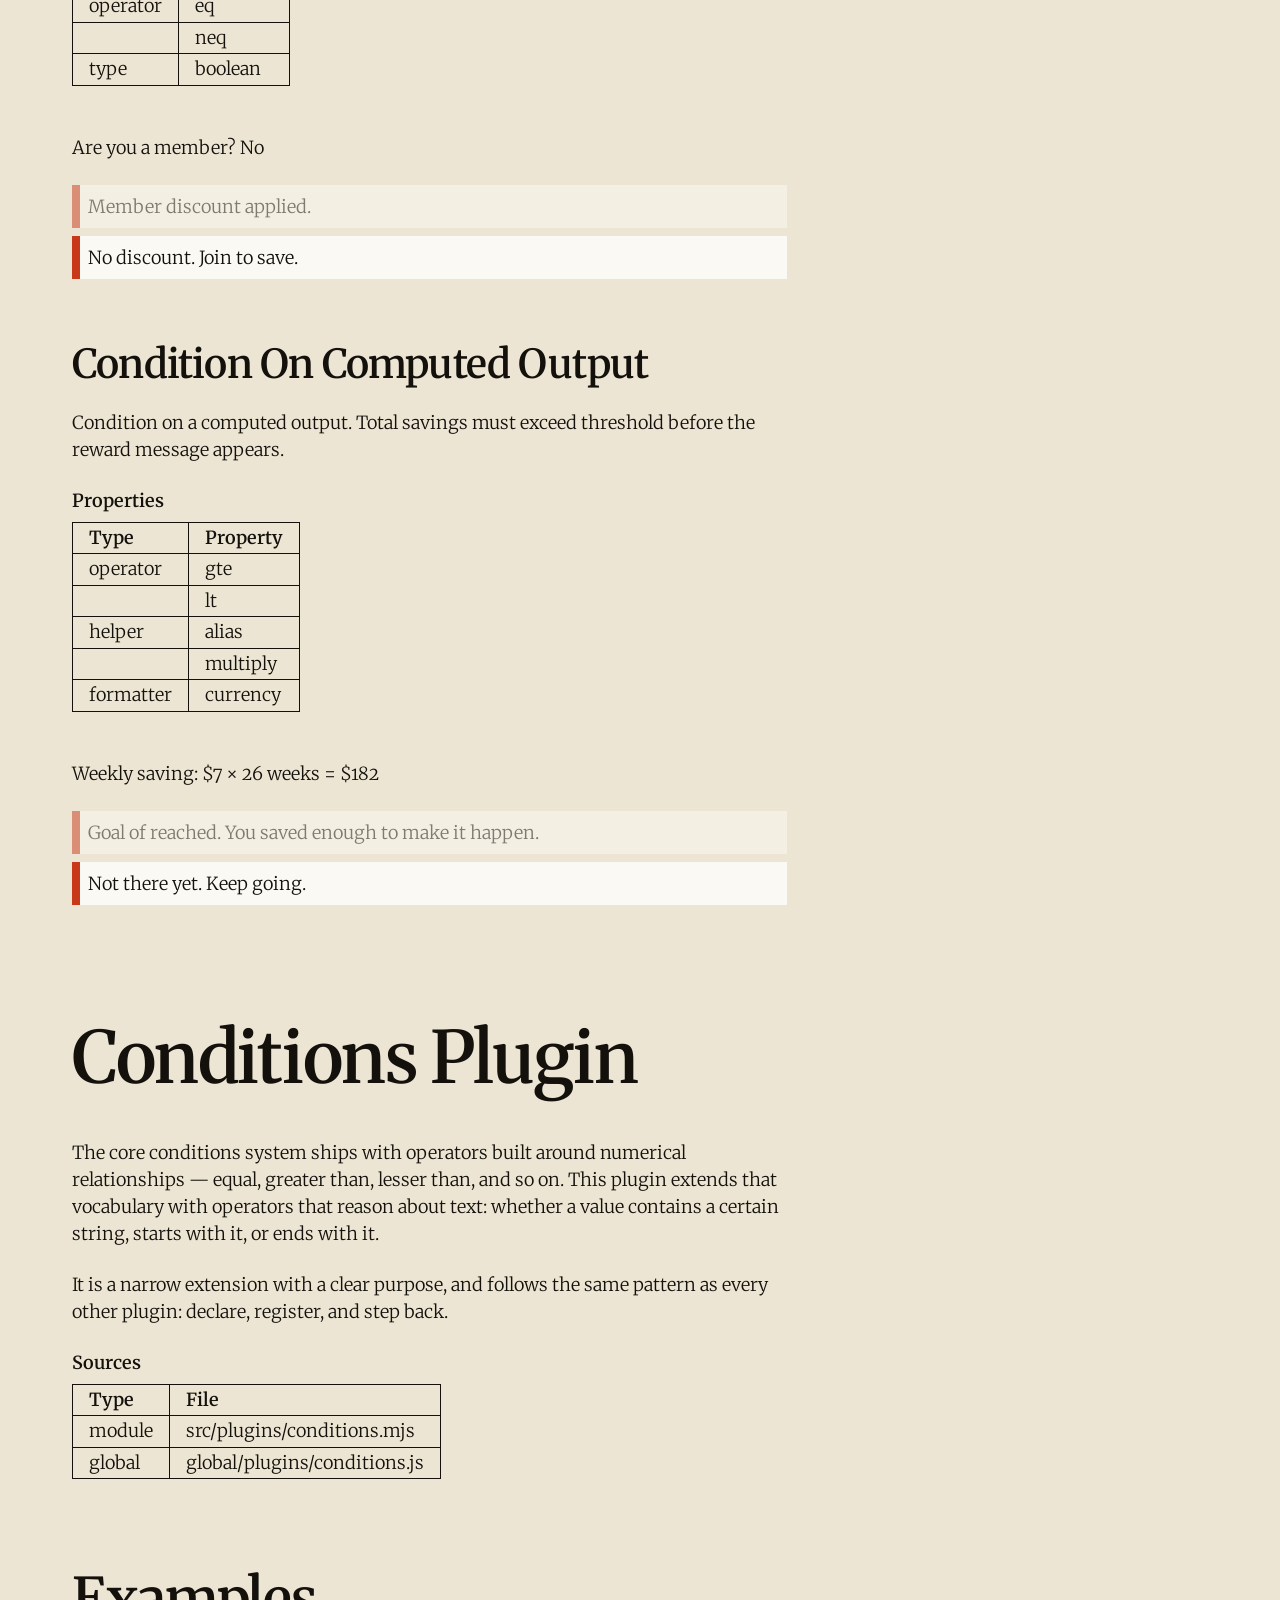
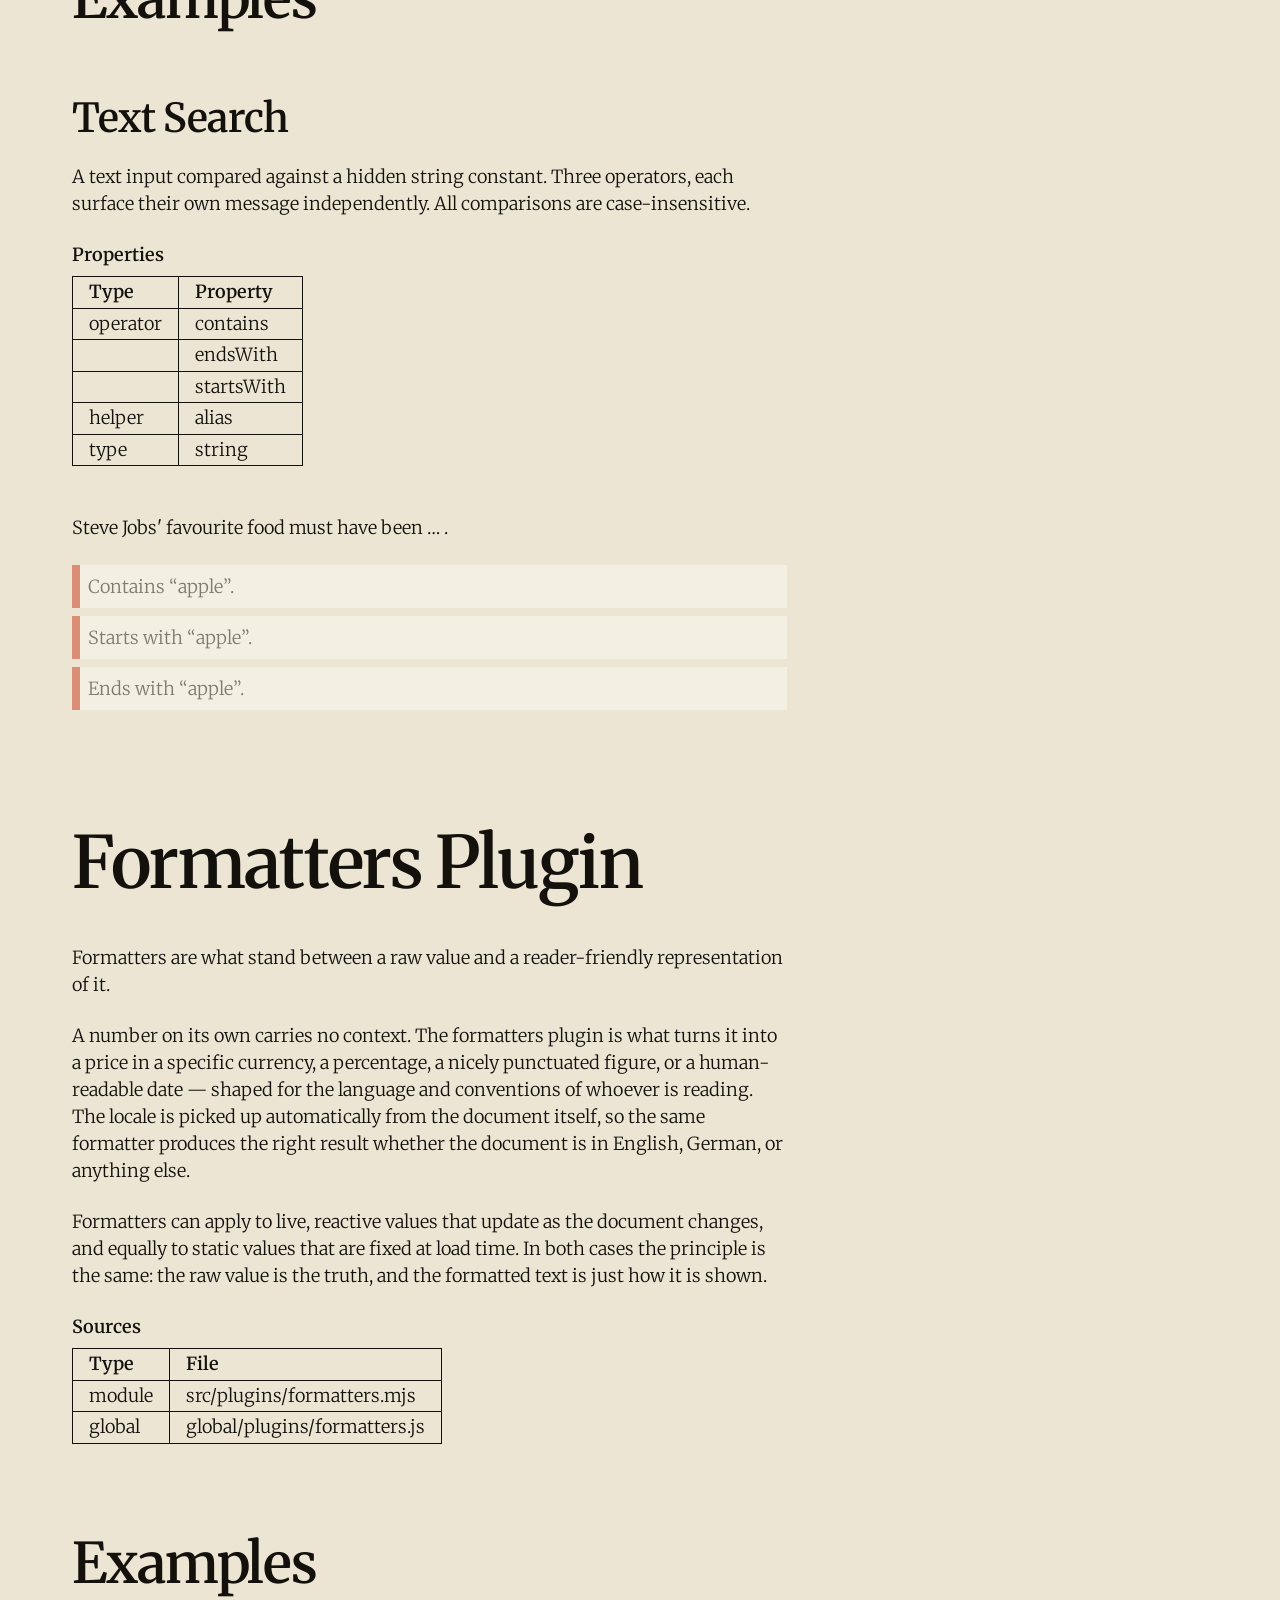
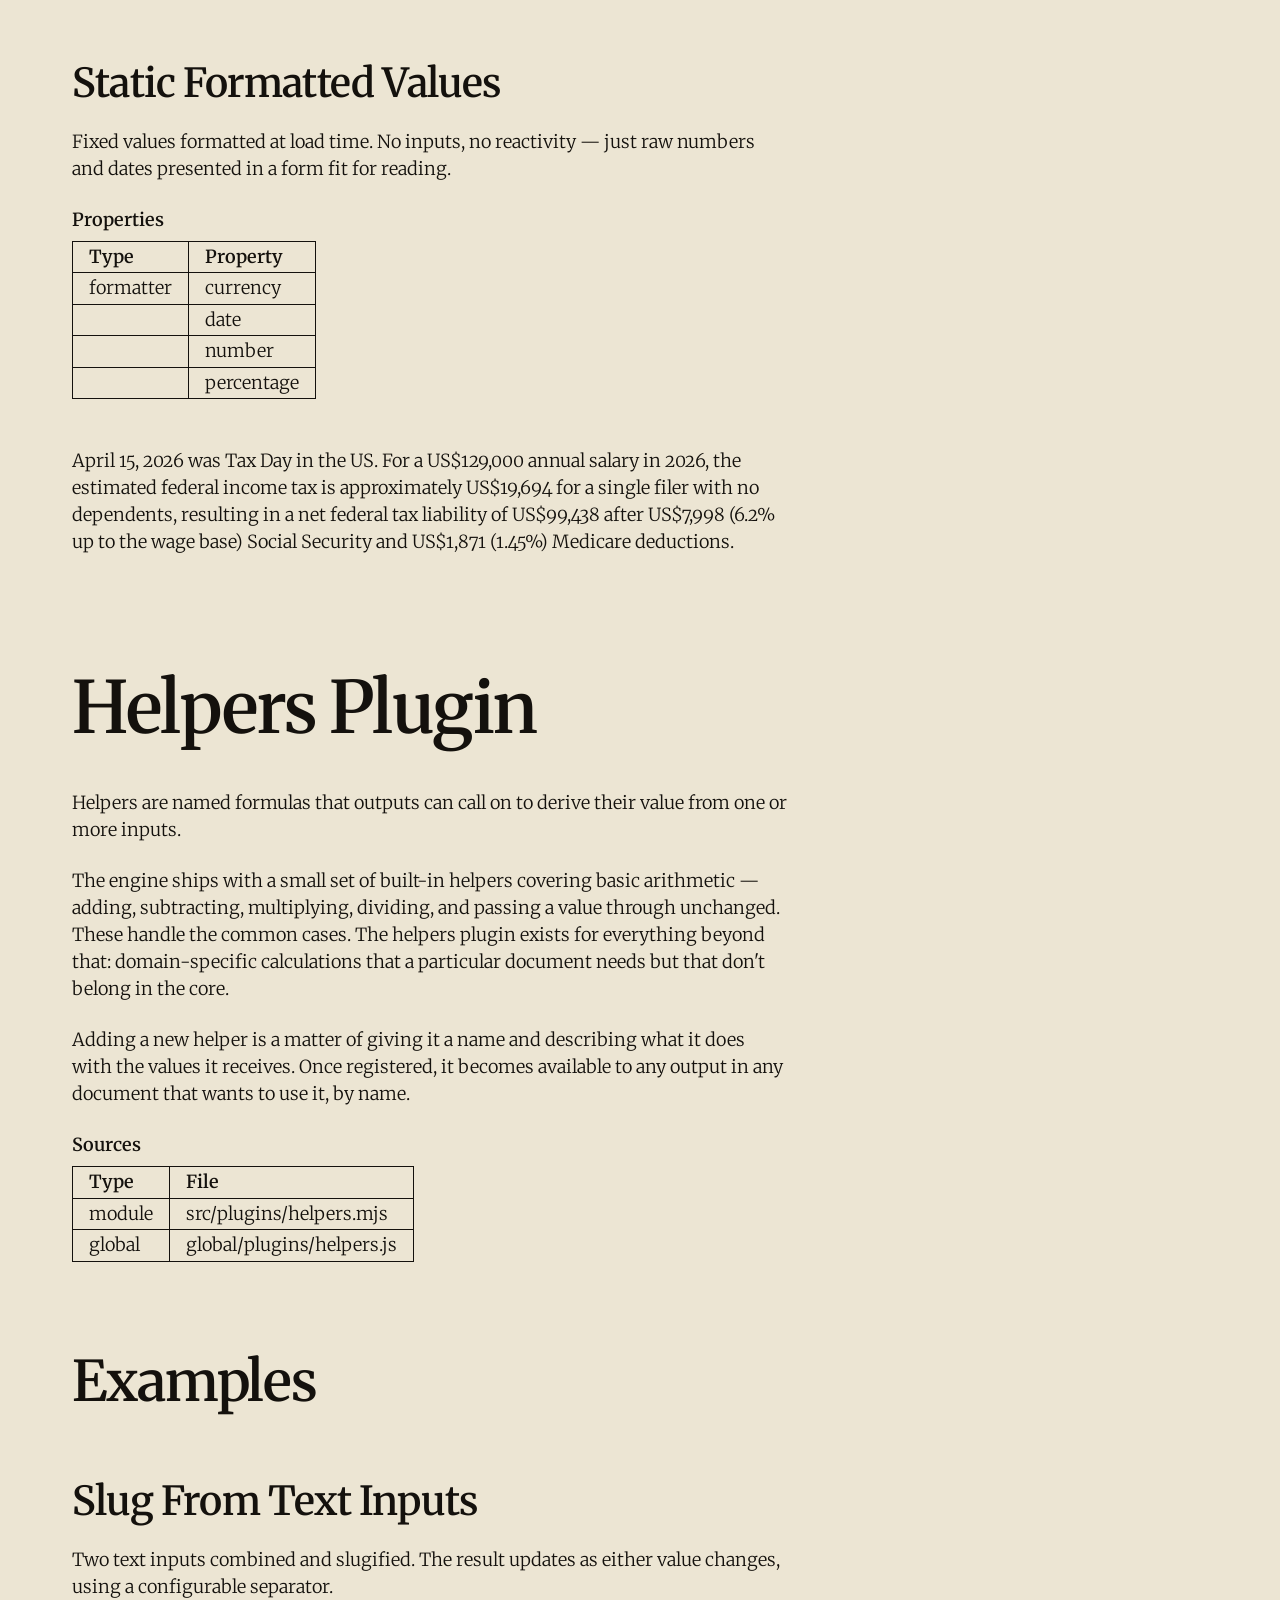
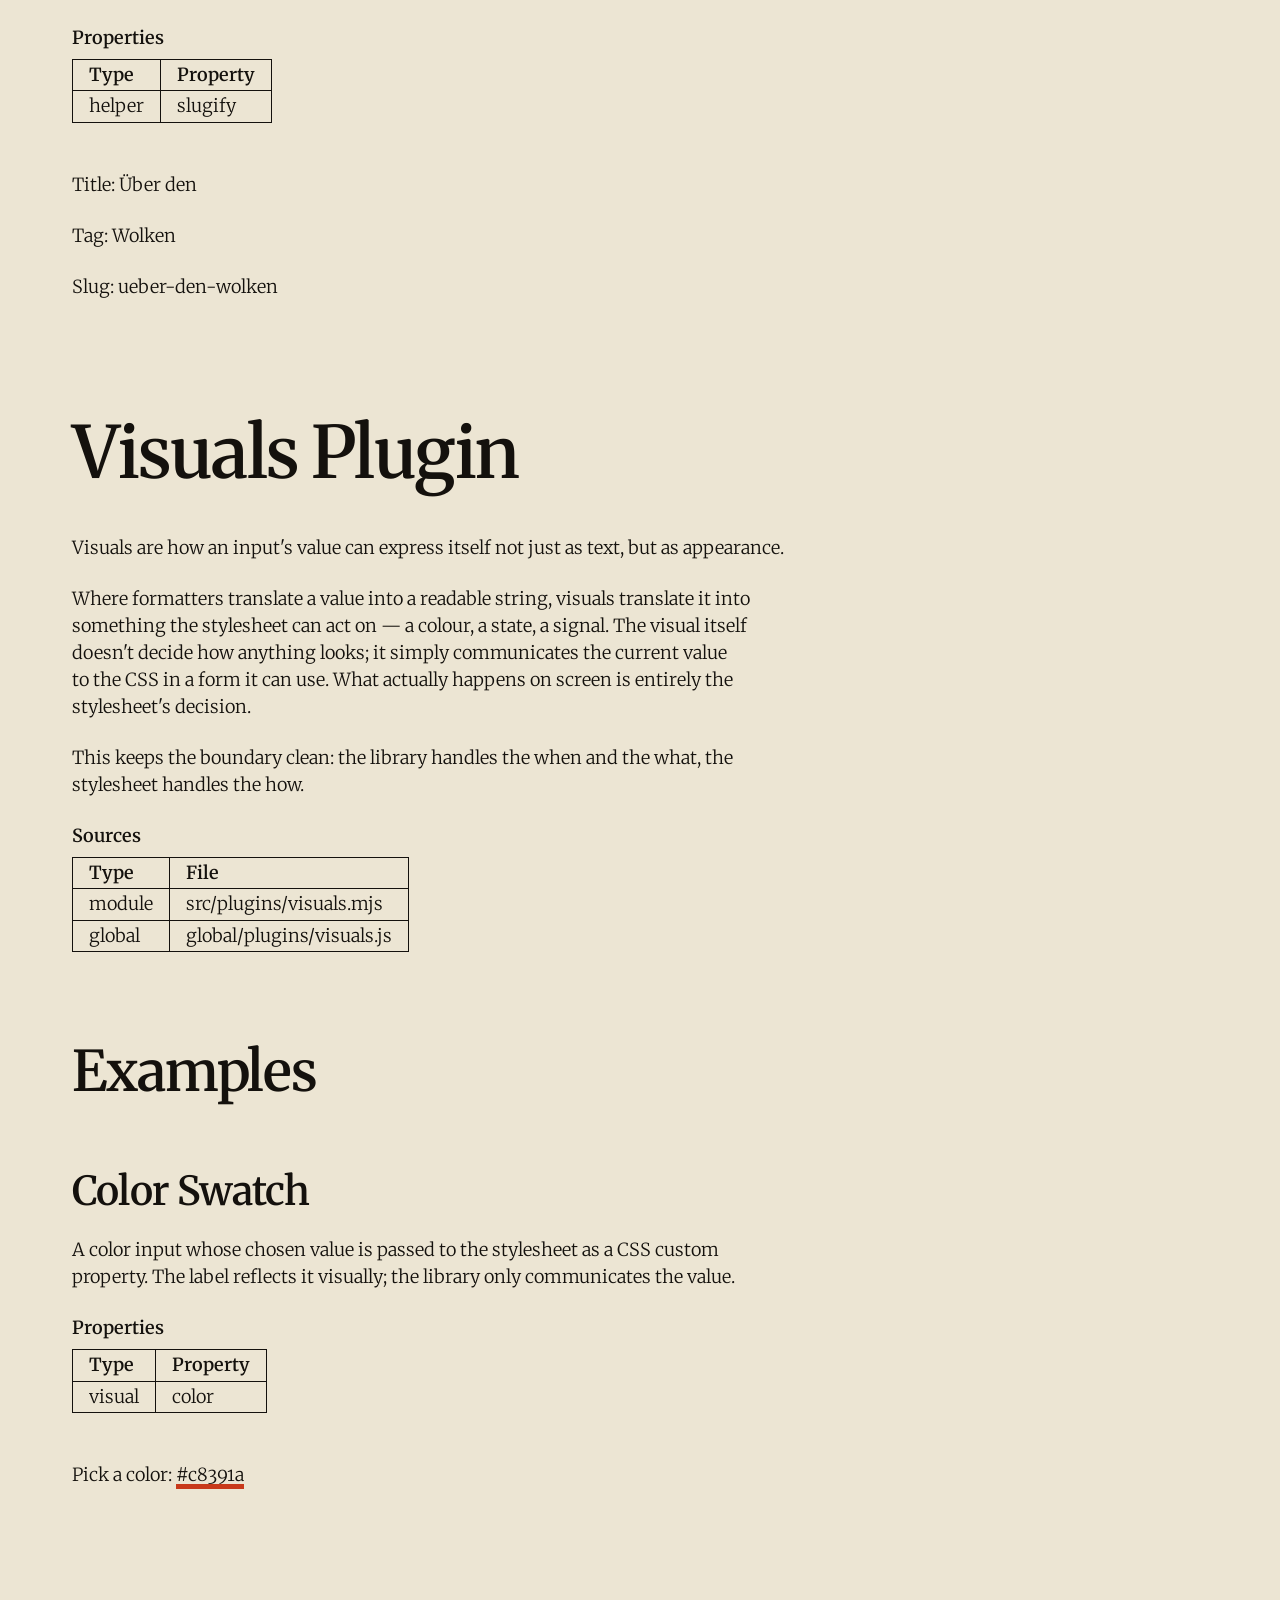
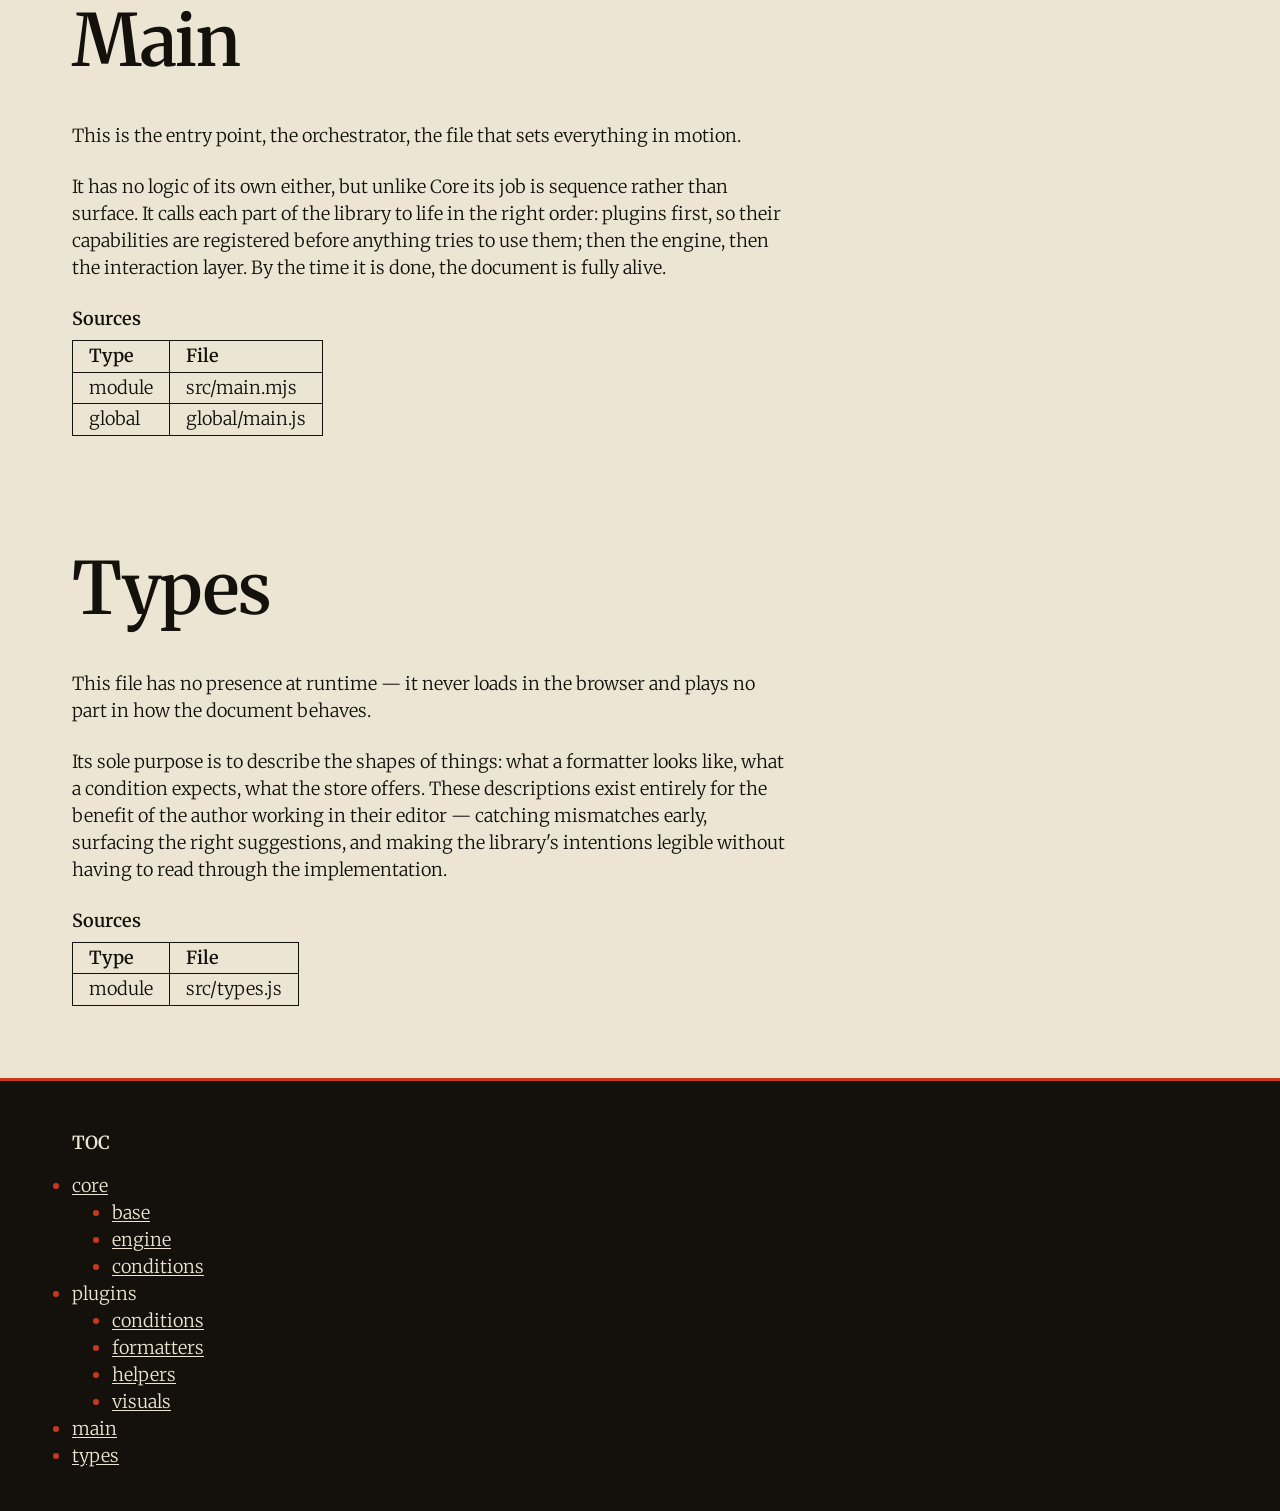
<file: global.html>
<!doctype html>
<html lang="en" id="top">
  <head>
    <meta charset="UTF-8" />
    <meta name="viewport" content="width=device-width, initial-scale=1.0" />
    <meta name="color-scheme" content="light dark" />
    <link rel="icon" href="favicon.svg" type="image/svg+xml" />
    <title>Explorable Global</title>

    <link rel="preconnect" href="https://fonts.googleapis.com" />
    <link rel="preconnect" href="https://fonts.gstatic.com" crossorigin />
    <link
      href="https://fonts.googleapis.com/css2?family=Merriweather:ital,opsz,wght@0,18..144,300..900;1,18..144,300..900&display=swap"
      rel="stylesheet"
    />
    <link rel="stylesheet" href="assets/css/main.css" />
    <link rel="stylesheet" href="assets/css/demo.css" />

    <script src="global/core/base.js" defer></script>
    <script src="global/core/conditions.js" defer></script>
    <script src="global/core/engine.js" defer></script>
    <script src="global/interaction.js" defer></script>
    <script src="global/plugins/conditions.js" defer></script>
    <script src="global/plugins/formatters.js" defer></script>
    <script src="global/plugins/helpers.js" defer></script>
    <script src="global/plugins/visuals.js" defer></script>
    <!--script src="global/file-loader.js" defer></script-->
    <script src="global/main.js" defer></script>
  </head>
  <body>
    <header class="full-bleed">
      <div class="full-bleed__inner">
        <h1 class="branding">
          <a href="#top" title="explorable" class="branding__link"
            >explorable</a
          >
        </h1>
      </div>
    </header>

    <main data-explorable>
      <article id="explorable">
        <h1>The Explorable Library</h1>

        <p>
          Explorable makes a document explorable — turning it into a space where
          the reader can adjust assumptions, pose alternatives, and watch
          conclusions follow in real time.
        </p>
        <p>
          The library makes this possible without asking much of the author.
          Inputs, outputs, and the relationships between them are declared
          directly in the document. The library reads those declarations and
          takes care of the rest — keeping values current, formatting them
          appropriately, showing and hiding content as conditions change, and
          making every input something a reader can naturally reach for and
          adjust.
        </p>
        <p>
          Everything is designed to stay out of the way. The library has no
          opinions about how a document looks. It handles behaviour and leaves
          appearance entirely to the stylesheet. Extensions can be added without
          touching the core. And the document itself remains readable as a plain
          page even if the library never loads.
        </p>
      </article>

      <article id="core">
        <h1>Core</h1>

        <p>This file has one job: to present the library's public face.</p>
        <p>
          It doesn't contain any logic of its own. It simply gathers the pieces
          that outside code needs to interact with — the store, the registry,
          the engine's initialisation functions — and offers them from a single,
          stable location. Everything else can shift and reorganise internally
          without that affecting the way the library is consumed from outside.
        </p>

        <footer>
          <table>
            <caption>
              Sources
            </caption>
            <thead>
              <tr>
                <th>Type</th>
                <th>File</th>
              </tr>
            </thead>
            <tbody>
              <tr>
                <td>module</td>
                <td>src/core.mjs</td>
              </tr>
            </tbody>
          </table>
        </footer>
      </article>

      <article id="base">
        <h1>Base</h1>

        <p>
          This is the foundation everything else is built on — the one part of
          the library that every other part depends on, and the only place they
          all meet.
        </p>
        <p>
          It carries two responsibilities. The first is memory: a single,
          authoritative record of every live value in the document. Inputs write
          into it, calculated results flow through it, and anything that wants
          to know the current state of the document comes here to ask. Nothing
          reads values back out of the visible page — this record is the truth,
          and the page is just its reflection.
        </p>
        <p>
          The second responsibility is the registry: the place where every
          extension to the library announces its existence before the document
          loads. Every kind of helper, every formatting rule, every interaction
          behaviour, every condition operator — all declare themselves here
          first. The registry holds those declarations without acting on them,
          making them available to the rest of the system when the time comes.
        </p>
        <p>
          These two things together — shared memory and a shared registry — are
          what allow the different parts of the library to remain independent
          from one another. They don't need to know about each other. They only
          need to know about this.
        </p>

        <footer>
          <table>
            <caption>
              Sources
            </caption>
            <thead>
              <tr>
                <th>Type</th>
                <th>File</th>
              </tr>
            </thead>
            <tbody>
              <tr>
                <td>module</td>
                <td>src/core/base.mjs</td>
              </tr>
              <tr>
                <td>global</td>
                <td>global/core/base.js</td>
              </tr>
            </tbody>
          </table>
        </footer>
      </article>

      <article id="engine">
        <h1>Engine</h1>

        <p>The engine is where declared intentions become live behaviour.</p>
        <p>
          By the time the engine starts, every extension has already registered
          its capabilities, and every input has a known value. The engine's job
          is to wire those things together — to look at every calculated output
          in the document, understand what it depends on, and make sure it stays
          current whenever any of those dependencies change. From that point on,
          the document is alive: adjust an input, and everything that flows from
          it updates instantly and in the right order.
        </p>
        <p>
          That last detail — order — is something the engine handles quietly but
          carefully. A document can have outputs that depend on other outputs,
          not just on raw inputs. The engine maps these relationships before
          anything runs, and ensures that no output ever evaluates before the
          values it relies on are already settled. The author never has to think
          about this.
        </p>
        <p>
          The engine also takes responsibility for how calculated values are
          presented. A raw number is one thing; a number formatted as a
          currency, a percentage, or a date is another. The engine applies those
          presentation rules automatically, and signals each output when its
          value has changed — giving the rest of the system, and the stylesheet,
          the opportunity to respond.
        </p>

        <footer>
          <table>
            <caption>
              Sources
            </caption>
            <thead>
              <tr>
                <th>Type</th>
                <th>File</th>
              </tr>
            </thead>
            <tbody>
              <tr>
                <td>module</td>
                <td>src/core/engine.mjs</td>
              </tr>
              <tr>
                <td>global</td>
                <td>global/core/engine.js</td>
              </tr>
            </tbody>
          </table>
        </footer>
      </article>

      <article id="conditions">
        <h1>Conditions</h1>

        <p>
          The conditions system answers a single question on behalf of any
          output element in the document:
          <em>should I be visible right now?</em>
        </p>
        <p>
          Every output that carries a condition is essentially making a claim —
          <q>show me when this situation is true</q> — and the conditions system
          is what decides, at any moment, whether that claim holds. When it
          does, the output becomes active. When it doesn't, it steps back. This
          happens continuously and automatically as values in the document
          change.
        </p>
        <p>
          Values enter the document through inputs, flow through the engine's
          calculations, and the conditions system sits at the far end of that
          journey — watching the resulting state and deciding which conclusions
          surface to the reader. It never changes a value. It only listens, and
          responds.
        </p>

        <footer>
          <table>
            <caption>
              Sources
            </caption>
            <thead>
              <tr>
                <th>Type</th>
                <th>File</th>
              </tr>
            </thead>
            <tbody>
              <tr>
                <td>module</td>
                <td>src/core/conditions.mjs</td>
              </tr>
              <tr>
                <td>global</td>
                <td>global/core/conditions.js</td>
              </tr>
            </tbody>
          </table>
        </footer>

        <section class="examples">
          <h2>Examples</h2>

          <article>
            <h3>Numeric equality</h3>

            <p>
              Simple case. A hidden constant, a range input. Show message only
              when the value exactly matches the constant.
            </p>

            <table>
              <caption>
                Properties
              </caption>
              <thead>
                <tr>
                  <th>Type</th>
                  <th>Property</th>
                </tr>
              </thead>
              <tbody>
                <tr>
                  <td>operator</td>
                  <td>eq</td>
                </tr>
              </tbody>
            </table>

            <div class="explorable-demo">
              <input type="hidden" id="target-1" value="50" />

              <p>
                Value: <label for="value-1"></label>
                <input
                  type="range"
                  id="value-1"
                  value="25"
                  min="0"
                  max="100"
                  step="1"
                />
              </p>

              <output
                for="value-1 target-1"
                data-condition="value-1:eq:target-1"
              >
                Exactly <output for="target-1" data-helper="alias"></output>.
                Well done.
              </output>
            </div>
          </article>

          <article>
            <h3>Numeric range</h3>

            <p>Show message only when value is between 40 and 60 inclusive.</p>

            <table>
              <caption>
                Properties
              </caption>
              <thead>
                <tr>
                  <th>Type</th>
                  <th>Property</th>
                </tr>
              </thead>
              <tbody>
                <tr>
                  <td>operator</td>
                  <td>and</td>
                </tr>
                <tr>
                  <td></td>
                  <td>gte</td>
                </tr>
                <tr>
                  <td></td>
                  <td>lte</td>
                </tr>
              </tbody>
            </table>

            <div class="explorable-demo">
              <input type="hidden" id="min-2" value="40" />
              <input type="hidden" id="max-2" value="60" />

              <p>
                Value: <label for="value-2">Value: </label>
                <input
                  type="range"
                  id="value-2"
                  value="50"
                  min="0"
                  max="100"
                  step="1"
                />
              </p>

              <output
                for="value-2 min-2 max-2"
                data-condition="value-2:gte:min-2 and value-2:lte:max-2"
              >
                Within range (<output for="min-2" data-helper="alias"></output
                >–<output for="max-2" data-helper="alias"></output>).
              </output>
              <output for="value-2 min-2" data-condition="value-2:lt:min-2">
                Below minimum (<output for="min-2" data-helper="alias"></output
                >).
              </output>
              <output for="value-2 max-2" data-condition="value-2:gt:max-2">
                Above maximum (<output for="max-2" data-helper="alias"></output
                >).
              </output>
            </div>
          </article>

          <article>
            <h3>Either condition met</h3>

            <p>Two inputs. Show message if either equals its threshold.</p>

            <table>
              <caption>
                Properties
              </caption>
              <thead>
                <tr>
                  <th>Type</th>
                  <th>Property</th>
                </tr>
              </thead>
              <tbody>
                <tr>
                  <td>operator</td>
                  <td>eq</td>
                </tr>
                <tr>
                  <td></td>
                  <td>or</td>
                </tr>
                <tr>
                  <td>helper</td>
                  <td>alias</td>
                </tr>
              </tbody>
            </table>

            <div class="explorable-demo">
              <input type="hidden" id="c-threshold-a" value="10" />
              <input type="hidden" id="c-threshold-b" value="90" />

              <p>
                A: <label for="c-value-a"></label>
                <input
                  type="range"
                  id="c-value-a"
                  value="50"
                  min="0"
                  max="100"
                  step="1"
                />
              </p>

              <p>
                B: <label for="c-value-b"></label>
                <input
                  type="range"
                  id="c-value-b"
                  value="50"
                  min="0"
                  max="100"
                  step="1"
                />
              </p>

              <output
                for="c-value-a c-value-b c-threshold-a c-threshold-b"
                data-condition="c-value-a:eq:c-threshold-a or c-value-b:eq:c-threshold-b"
              >
                At least one value hit its threshold (A=<output
                  for="c-threshold-a"
                  data-helper="alias"
                ></output>
                or B=<output for="c-threshold-b" data-helper="alias"></output>).
              </output>
            </div>
          </article>

          <article>
            <h3>String equality</h3>

            <p>
              A select and a hidden string constant.
              <code>data-type="string"</code> ensures no numeric coercion
              happens.
            </p>

            <table>
              <caption>
                Properties
              </caption>
              <thead>
                <tr>
                  <th>Type</th>
                  <th>Property</th>
                </tr>
              </thead>
              <tbody>
                <tr>
                  <td>operator</td>
                  <td>eq</td>
                </tr>
                <tr>
                  <td></td>
                  <td>neq</td>
                </tr>
                <tr>
                  <td>helper</td>
                  <td>alias</td>
                </tr>
              </tbody>
            </table>

            <div class="explorable-demo">
              <input
                type="hidden"
                id="c-expected-name"
                value="Alice"
                data-type="string"
              />

              <p>
                What's your name? <label for="c-selected-name"></label>
                <select id="c-selected-name">
                  <option value="Alice">Alice</option>
                  <option value="Bob" selected>Bob</option>
                  <option value="Carol">Carol</option>
                </select>
              </p>

              Hello,
              <output for="c-selected-name" data-helper="alias"></output>.

              <output
                for="c-selected-name c-expected-name"
                data-condition="c-selected-name:eq:c-expected-name"
              >
                It really is
                <output for="c-expected-name" data-helper="alias"></output>.
              </output>
              <output
                for="c-selected-name c-expected-name"
                data-condition="c-selected-name:neq:c-expected-name"
              >
                You are not
                <output for="c-expected-name" data-helper="alias"></output>.
              </output>
            </div>
          </article>

          <article>
            <h3>Boolean data-type</h3>

            <p>
              A checkbox-like pattern using a select for boolean state, compared
              against a boolean constant.
            </p>

            <table>
              <caption>
                Properties
              </caption>
              <thead>
                <tr>
                  <th>Type</th>
                  <th>Property</th>
                </tr>
              </thead>
              <tbody>
                <tr>
                  <td>operator</td>
                  <td>eq</td>
                </tr>
                <tr>
                  <td></td>
                  <td>neq</td>
                </tr>
                <tr>
                  <td>type</td>
                  <td>boolean</td>
                </tr>
              </tbody>
            </table>

            <div class="explorable-demo">
              <input
                type="hidden"
                id="is-true"
                value="true"
                data-type="boolean"
              />

              <p>
                Are you a member? <label for="is-member"></label>
                <select id="is-member">
                  <option value="true">Yes</option>
                  <option value="false" selected>No</option>
                </select>
              </p>

              <output
                for="is-member is-true"
                data-condition="is-member:eq:is-true"
              >
                Member discount applied.
              </output>
              <output
                for="is-member is-true"
                data-condition="is-member:neq:is-true"
              >
                No discount. Join to save.
              </output>
            </div>
          </article>

          <article>
            <h3>Condition on computed output</h3>

            <p>
              Condition on a computed output. Total savings must exceed
              threshold before the reward message appears.
            </p>

            <table>
              <caption>
                Properties
              </caption>
              <thead>
                <tr>
                  <th>Type</th>
                  <th>Property</th>
                </tr>
              </thead>
              <tbody>
                <tr>
                  <td>operator</td>
                  <td>gte</td>
                </tr>
                <tr>
                  <td></td>
                  <td>lt</td>
                </tr>
                <tr>
                  <td>helper</td>
                  <td>alias</td>
                </tr>
                <tr>
                  <td></td>
                  <td>multiply</td>
                </tr>
                <tr>
                  <td>formatter</td>
                  <td>currency</td>
                </tr>
              </tbody>
            </table>

            <div class="explorable-demo">
              <!--input type="hidden" id="c-weekly" value="7" /-->
              <!--input type="hidden" id="c-weeks" value="26" /-->
              <input type="hidden" id="c-goal" value="200" />

              <output
                id="c-total"
                for="c-weekly c-weeks"
                data-helper="multiply"
                hidden
              ></output>

              <p>
                Weekly saving:
                <label for="c-weekly"></label
                ><input
                  type="number"
                  id="c-weekly"
                  value="7"
                  data-format="currency:USD"
                />
                × <label for="c-weeks"></label
                ><input type="number" id="c-weeks" value="26" /> weeks =
                <output
                  id="c-total-alias"
                  for="c-total"
                  data-helper="alias"
                  data-format="currency:USD"
                ></output>
              </p>
              <output for="c-total c-goal" data-condition="c-total:gte:c-goal">
                Goal of reached. You saved enough to make it happen.
              </output>
              <output for="c-total c-goal" data-condition="c-total:lt:c-goal">
                Not there yet. Keep going.
              </output>
            </div>
          </article>
        </section>
      </article>

      <article id="conditions-plugin">
        <h1>Conditions Plugin</h1>

        <p>
          The core conditions system ships with operators built around numerical
          relationships — equal, greater than, lesser than, and so on. This
          plugin extends that vocabulary with operators that reason about text:
          whether a value contains a certain string, starts with it, or ends
          with it.
        </p>
        <p>
          It is a narrow extension with a clear purpose, and follows the same
          pattern as every other plugin: declare, register, and step back.
        </p>

        <footer>
          <table>
            <caption>
              Sources
            </caption>
            <thead>
              <tr>
                <th>Type</th>
                <th>File</th>
              </tr>
            </thead>
            <tbody>
              <tr>
                <td>module</td>
                <td>src/plugins/conditions.mjs</td>
              </tr>
              <tr>
                <td>global</td>
                <td>global/plugins/conditions.js</td>
              </tr>
            </tbody>
          </table>
        </footer>

        <section class="examples">
          <h2>Examples</h2>

          <article>
            <h3>Text search</h3>

            <p>
              A text input compared against a hidden string constant. Three
              operators, each surface their own message independently. All
              comparisons are case-insensitive.
            </p>

            <table>
              <caption>
                Properties
              </caption>
              <thead>
                <tr>
                  <th>Type</th>
                  <th>Property</th>
                </tr>
              </thead>
              <tbody>
                <tr>
                  <td>operator</td>
                  <td>contains</td>
                </tr>
                <tr>
                  <td></td>
                  <td>endsWith</td>
                </tr>
                <tr>
                  <td></td>
                  <td>startsWith</td>
                </tr>
                <tr>
                  <td>helper</td>
                  <td>alias</td>
                </tr>
                <tr>
                  <td>type</td>
                  <td>string</td>
                </tr>
              </tbody>
            </table>

            <div class="explorable-demo">
              <input
                type="hidden"
                id="cp-keyword"
                value="apple"
                data-type="string"
              />

              <p>
                Steve Jobs' favourite food must have been
                <label for="cp-search"></label>
                <input type="text" id="cp-search" value="…" />.
              </p>

              <output
                for="cp-search cp-keyword"
                data-condition="cp-search:contains:cp-keyword"
              >
                Contains
                <q><output for="cp-keyword" data-helper="alias"></output></q>.
              </output>
              <output
                for="cp-search cp-keyword"
                data-condition="cp-search:startsWith:cp-keyword"
              >
                Starts with
                <q><output for="cp-keyword" data-helper="alias"></output></q>.
              </output>
              <output
                for="cp-search cp-keyword"
                data-condition="cp-search:endsWith:cp-keyword"
              >
                Ends with
                <q><output for="cp-keyword" data-helper="alias"></output></q>.
              </output>
            </div>
          </article>
        </section>
      </article>

      <article id="formatters-plugin">
        <h1>Formatters Plugin</h1>

        <p>
          Formatters are what stand between a raw value and a reader-friendly
          representation of it.
        </p>
        <p>
          A number on its own carries no context. The formatters plugin is what
          turns it into a price in a specific currency, a percentage, a nicely
          punctuated figure, or a human-readable date — shaped for the language
          and conventions of whoever is reading. The locale is picked up
          automatically from the document itself, so the same formatter produces
          the right result whether the document is in English, German, or
          anything else.
        </p>
        <p>
          Formatters can apply to live, reactive values that update as the
          document changes, and equally to static values that are fixed at load
          time. In both cases the principle is the same: the raw value is the
          truth, and the formatted text is just how it is shown.
        </p>

        <footer>
          <table>
            <caption>
              Sources
            </caption>
            <thead>
              <tr>
                <th>Type</th>
                <th>File</th>
              </tr>
            </thead>
            <tbody>
              <tr>
                <td>module</td>
                <td>src/plugins/formatters.mjs</td>
              </tr>
              <tr>
                <td>global</td>
                <td>global/plugins/formatters.js</td>
              </tr>
            </tbody>
          </table>
        </footer>

        <section class="examples">
          <h2>Examples</h2>

          <article>
            <h3>Static formatted values</h3>

            <p>
              Fixed values formatted at load time. No inputs, no reactivity —
              just raw numbers and dates presented in a form fit for reading.
            </p>

            <table>
              <caption>
                Properties
              </caption>
              <thead>
                <tr>
                  <th>Type</th>
                  <th>Property</th>
                </tr>
              </thead>
              <tbody>
                <tr>
                  <td>formatter</td>
                  <td>currency</td>
                </tr>
                <tr>
                  <td></td>
                  <td>date</td>
                </tr>
                <tr>
                  <td></td>
                  <td>number</td>
                </tr>
                <tr>
                  <td></td>
                  <td>percentage</td>
                </tr>
              </tbody>
            </table>

            <div class="explorable-demo" lang="en-CA">
              <p>
                <span data-value="2026-04-15" data-format="date">?</span> was
                Tax Day in the US. For a
                <span data-value="129000" data-format="currency:USD">?</span>
                annual salary in
                <span data-value="2026-04-15" data-format="date:year">?</span>,
                the estimated federal income tax is approximately
                <span data-value="19694" data-format="currency:USD">?</span> for
                a single filer with no dependents, resulting in a net federal
                tax liability of
                <span data-value="99438" data-format="currency:USD">?</span>
                after
                <span data-value="7998" data-format="currency:USD"></span>
                (<span data-value="0.062" data-format="percentage">?</span> up
                to the wage base) Social Security and
                <span data-value="1871" data-format="currency:USD"></span>
                (<span data-value="0.0145" data-format="percentage">?</span>)
                Medicare deductions.
              </p>
            </div>
          </article>
        </section>
      </article>

      <article id="helpers-plugin">
        <h1>Helpers Plugin</h1>

        <p>
          Helpers are named formulas that outputs can call on to derive their
          value from one or more inputs.
        </p>
        <p>
          The engine ships with a small set of built-in helpers covering basic
          arithmetic — adding, subtracting, multiplying, dividing, and passing a
          value through unchanged. These handle the common cases. The helpers
          plugin exists for everything beyond that: domain-specific calculations
          that a particular document needs but that don't belong in the core.
        </p>
        <p>
          Adding a new helper is a matter of giving it a name and describing
          what it does with the values it receives. Once registered, it becomes
          available to any output in any document that wants to use it, by name.
        </p>

        <footer>
          <table>
            <caption>
              Sources
            </caption>
            <thead>
              <tr>
                <th>Type</th>
                <th>File</th>
              </tr>
            </thead>
            <tbody>
              <tr>
                <td>module</td>
                <td>src/plugins/helpers.mjs</td>
              </tr>
              <tr>
                <td>global</td>
                <td>global/plugins/helpers.js</td>
              </tr>
            </tbody>
          </table>
        </footer>

        <section class="examples">
          <h2>Examples</h2>

          <article>
            <h3>Slug from text inputs</h3>

            <p>
              Two text inputs combined and slugified. The result updates as
              either value changes, using a configurable separator.
            </p>
            <table>
              <caption>
                Properties
              </caption>
              <thead>
                <tr>
                  <th>Type</th>
                  <th>Property</th>
                </tr>
              </thead>
              <tbody>
                <tr>
                  <td>helper</td>
                  <td>slugify</td>
                </tr>
              </tbody>
            </table>

            <div class="explorable-demo">
              <p>
                Title: <label for="h-title"></label
                ><input type="text" id="h-title" value="Über den" />
              </p>
              <p>
                Tag: <label for="h-tag"></label
                ><input type="text" id="h-tag" value="Wolken" />
              </p>
              <p>
                Slug:
                <output
                  for="h-title h-tag"
                  data-helper="slugify"
                  data-separator="-"
                ></output>
              </p>
            </div>
          </article>
        </section>
      </article>

      <article id="visuals-plugin">
        <h1>Visuals Plugin</h1>

        <p>
          Visuals are how an input's value can express itself not just as text,
          but as appearance.
        </p>
        <p>
          Where formatters translate a value into a readable string, visuals
          translate it into something the stylesheet can act on — a colour, a
          state, a signal. The visual itself doesn't decide how anything looks;
          it simply communicates the current value to the CSS in a form it can
          use. What actually happens on screen is entirely the stylesheet's
          decision.
        </p>
        <p>
          This keeps the boundary clean: the library handles the when and the
          what, the stylesheet handles the how.
        </p>

        <footer>
          <table>
            <caption>
              Sources
            </caption>
            <thead>
              <tr>
                <th>Type</th>
                <th>File</th>
              </tr>
            </thead>
            <tbody>
              <tr>
                <td>module</td>
                <td>src/plugins/visuals.mjs</td>
              </tr>
              <tr>
                <td>global</td>
                <td>global/plugins/visuals.js</td>
              </tr>
            </tbody>
          </table>
        </footer>

        <section class="examples">
          <h2>Examples</h2>

          <article>
            <h3>Color swatch</h3>

            <p>
              A color input whose chosen value is passed to the stylesheet as a
              CSS custom property. The label reflects it visually; the library
              only communicates the value.
            </p>

            <table>
              <caption>
                Properties
              </caption>
              <thead>
                <tr>
                  <th>Type</th>
                  <th>Property</th>
                </tr>
              </thead>
              <tbody>
                <tr>
                  <td>visual</td>
                  <td>color</td>
                </tr>
              </tbody>
            </table>

            <div class="explorable-demo">
              <p>
                Pick a color: <label for="v-color">?</label
                ><input type="color" id="v-color" value="#c8391a" data-color />
              </p>
            </div>
          </article>
        </section>
      </article>

      <article id="main">
        <h1>Main</h1>

        <p>
          This is the entry point, the orchestrator, the file that sets
          everything in motion.
        </p>
        <p>
          It has no logic of its own either, but unlike Core its job is sequence
          rather than surface. It calls each part of the library to life in the
          right order: plugins first, so their capabilities are registered
          before anything tries to use them; then the engine, then the
          interaction layer. By the time it is done, the document is fully
          alive.
        </p>

        <footer>
          <table>
            <caption>
              Sources
            </caption>
            <thead>
              <tr>
                <th>Type</th>
                <th>File</th>
              </tr>
            </thead>
            <tbody>
              <tr>
                <td>module</td>
                <td>src/main.mjs</td>
              </tr>
              <tr>
                <td>global</td>
                <td>global/main.js</td>
              </tr>
            </tbody>
          </table>
        </footer>
      </article>

      <article id="types">
        <h1>Types</h1>

        <p>
          This file has no presence at runtime — it never loads in the browser
          and plays no part in how the document behaves.
        </p>
        <p>
          Its sole purpose is to describe the shapes of things: what a formatter
          looks like, what a condition expects, what the store offers. These
          descriptions exist entirely for the benefit of the author working in
          their editor — catching mismatches early, surfacing the right
          suggestions, and making the library's intentions legible without
          having to read through the implementation.
        </p>

        <footer>
          <table>
            <caption>
              Sources
            </caption>
            <thead>
              <tr>
                <th>Type</th>
                <th>File</th>
              </tr>
            </thead>
            <tbody>
              <tr>
                <td>module</td>
                <td>src/types.js</td>
              </tr>
            </tbody>
          </table>
        </footer>
      </article>
    </main>

    <footer class="full-bleed">
      <div class="full-bleed__inner">
        <h5><abbr title="Table of Contents">TOC</abbr></h5>

        <ul>
          <li>
            <a href="#core" title="core">core</a>
            <ul>
              <li>
                <a href="#base" title="base">base</a>
              </li>
              <li><a href="#engine" title="engine">engine</a></li>
              <li>
                <a href="#conditions" title="conditions">conditions</a>
              </li>
            </ul>
          </li>
          <li>
            plugins
            <ul>
              <li>
                <a href="#conditions-plugin" title="conditions">conditions</a>
              </li>
              <li>
                <a href="#formatters-plugin" title="formatters">formatters</a>
              </li>
              <li>
                <a href="#helpers-plugin" title="helpers">helpers</a>
              </li>
              <li>
                <a href="#visuals-plugin" title="visuals">visuals</a>
              </li>
            </ul>
          </li>
          <li><a href="#main" title="main">main</a></li>
          <li><a href="#types" title="types">types</a></li>
        </ul>
      </div>
    </footer>
  </body>
</html>
</file>
<file: assets/css/main.css>
/*---
title: Theme Import
section: Base CSS
---

Primary design-system entry point. Loads the foundational theme layer
including CSS custom properties, resets, base typography, layout primitives,
form elements, and utility classes.

*/
@import "theme.css";

/*---
title: Explorable Import
section: Base CSS
---

Loads interactive explorable component styles. Provides animations, inline
control labels, minimal inputs, and conditional output behaviors for
interactive demonstrations.

*/
@import "explorable.css";
</file>
<file: assets/css/demo.css>
/*---
title: Explorable Demo
section: Components
---

Container for interactive explorable demonstrations. Provides vertical spacing
from preceding content and styles conditional `<output>` elements as surfaced
notification blocks with a left accent border. Inactive outputs appear muted;
the `.is-active` class brings them to full opacity.

```example:html
<div class="explorable-demo">
  <label>Width</label>
  <input type="number" value="100">
  <output data-condition="wide" class="is-active">Wide layout active</output>
  <output data-condition="narrow">Narrow layout active</output>
</div>
```

*/
.explorable-demo {
  margin-block-start: calc(6 * var(--spacing-unit));
}

.explorable-demo output[data-condition] {
  display: block;
  opacity: 0.5;
  margin: var(--spacing-unit) 0;
  border-inline-start: var(--spacing-unit) solid var(--color-highlight);
  background-color: var(--color-bg-surface);
  padding: var(--spacing-unit);
  max-width: var(--max-content-width);
  color: currentColor;
}

.explorable-demo output[data-condition].is-active {
  opacity: 1;
}

/*---
title: Explorable Properties List
section: Components
---

A compact read-only key–value display for explorable parameter summaries.
Uses a flex column layout where each row wraps naturally and is separated by
a thin border. Terms are fixed-width and bold; definitions fill the remaining
space.

```example:html
<dl class="explorable-properties-list">
  <div class="explorable-properties-list__inner">
    <dt class="explorable-properties-list__dt">Width</dt>
    <dd class="explorable-properties-list__dd">120px</dd>
  </div>
  <div class="explorable-properties-list__inner">
    <dt class="explorable-properties-list__dt">Height</dt>
    <dd class="explorable-properties-list__dd">80px</dd>
  </div>
</dl>
```

*/
.explorable-properties-list {
  display: flex;
  flex-direction: column;
  width: max-content;
  max-width: var(--max-content-width);
}

.explorable-properties-list__inner {
  display: flex;
  flex-wrap: wrap;
  justify-content: flex-start;
  align-items: center;
  gap: 1ch;
}

.explorable-properties-list__inner:not(:only-child, :last-child) {
  border-block-end: 1px solid currentColor;
}

.explorable-properties-list__dt,
.explorable-properties-list__dd {
  margin: 0;
  line-height: var(--line-height-loose);
}

.explorable-properties-list__dt {
  flex: 0 0 9ch;
  font-weight: 600;
}
</file>
